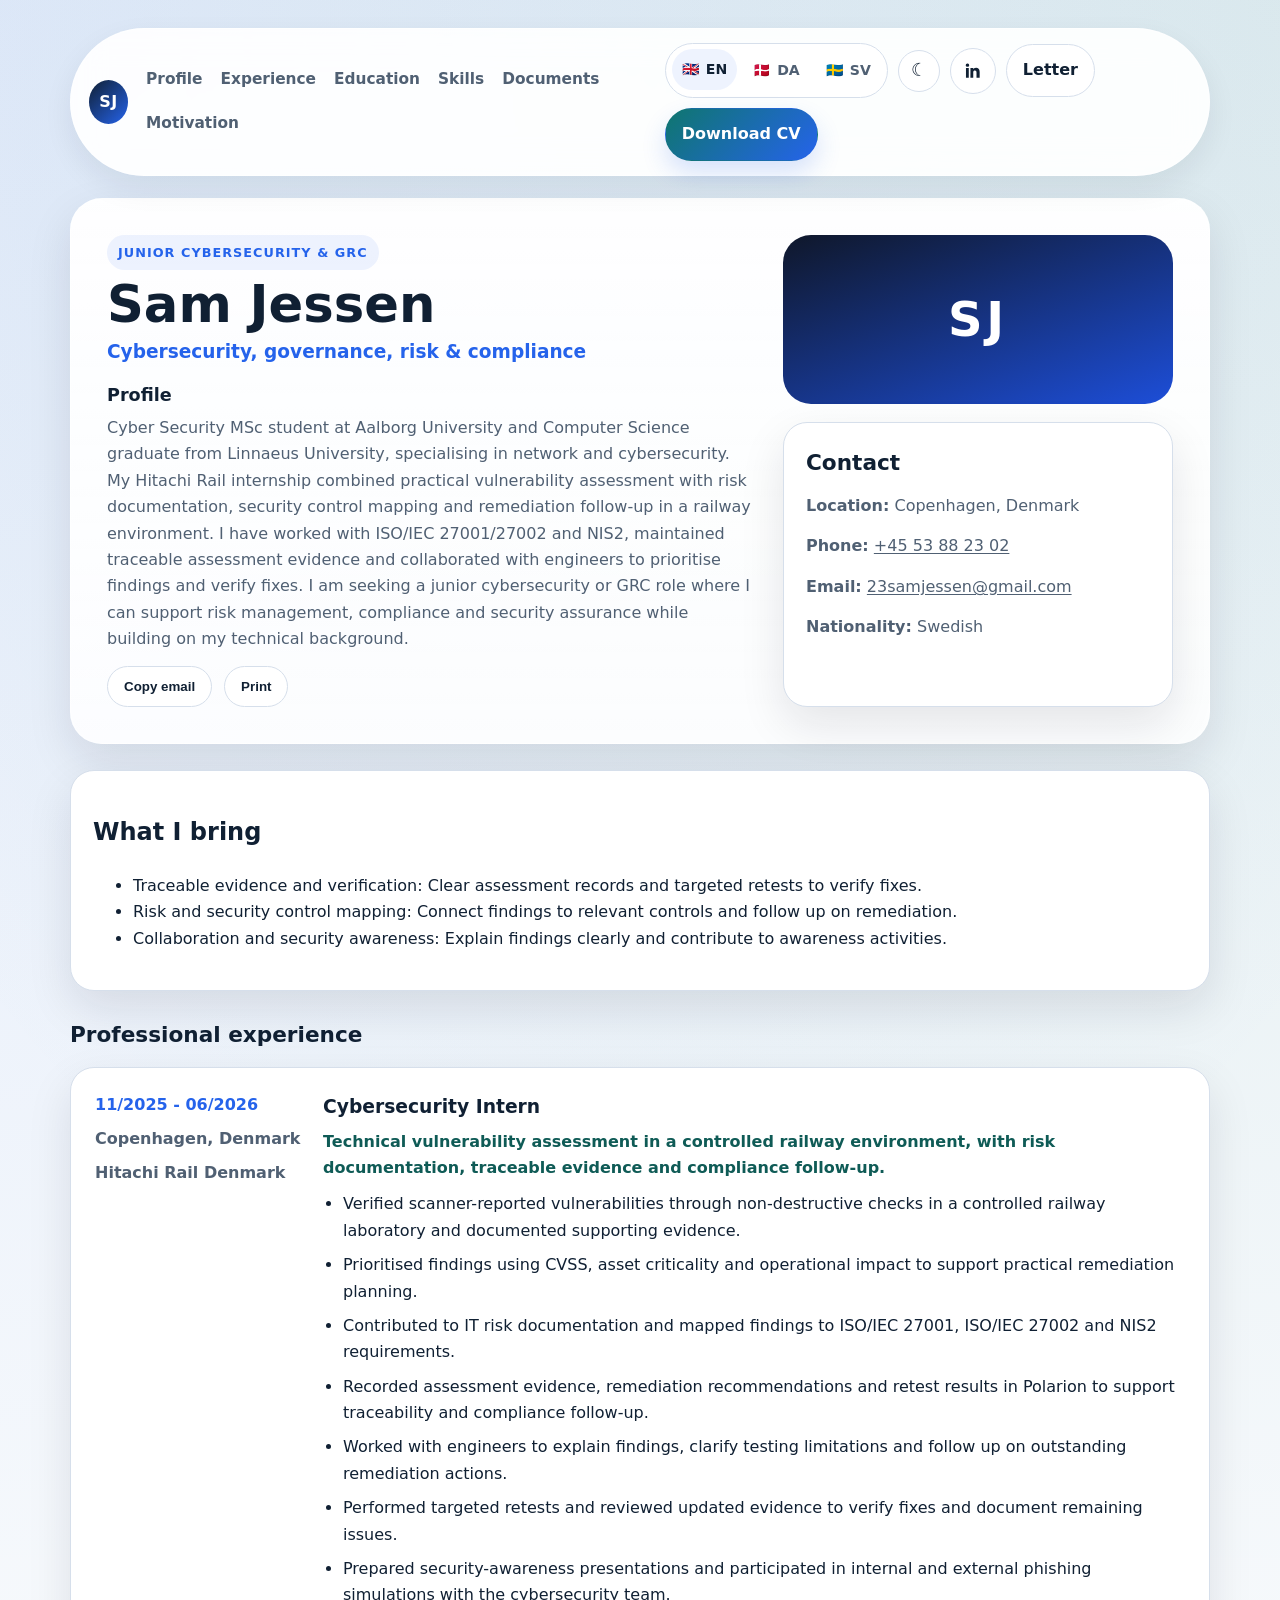
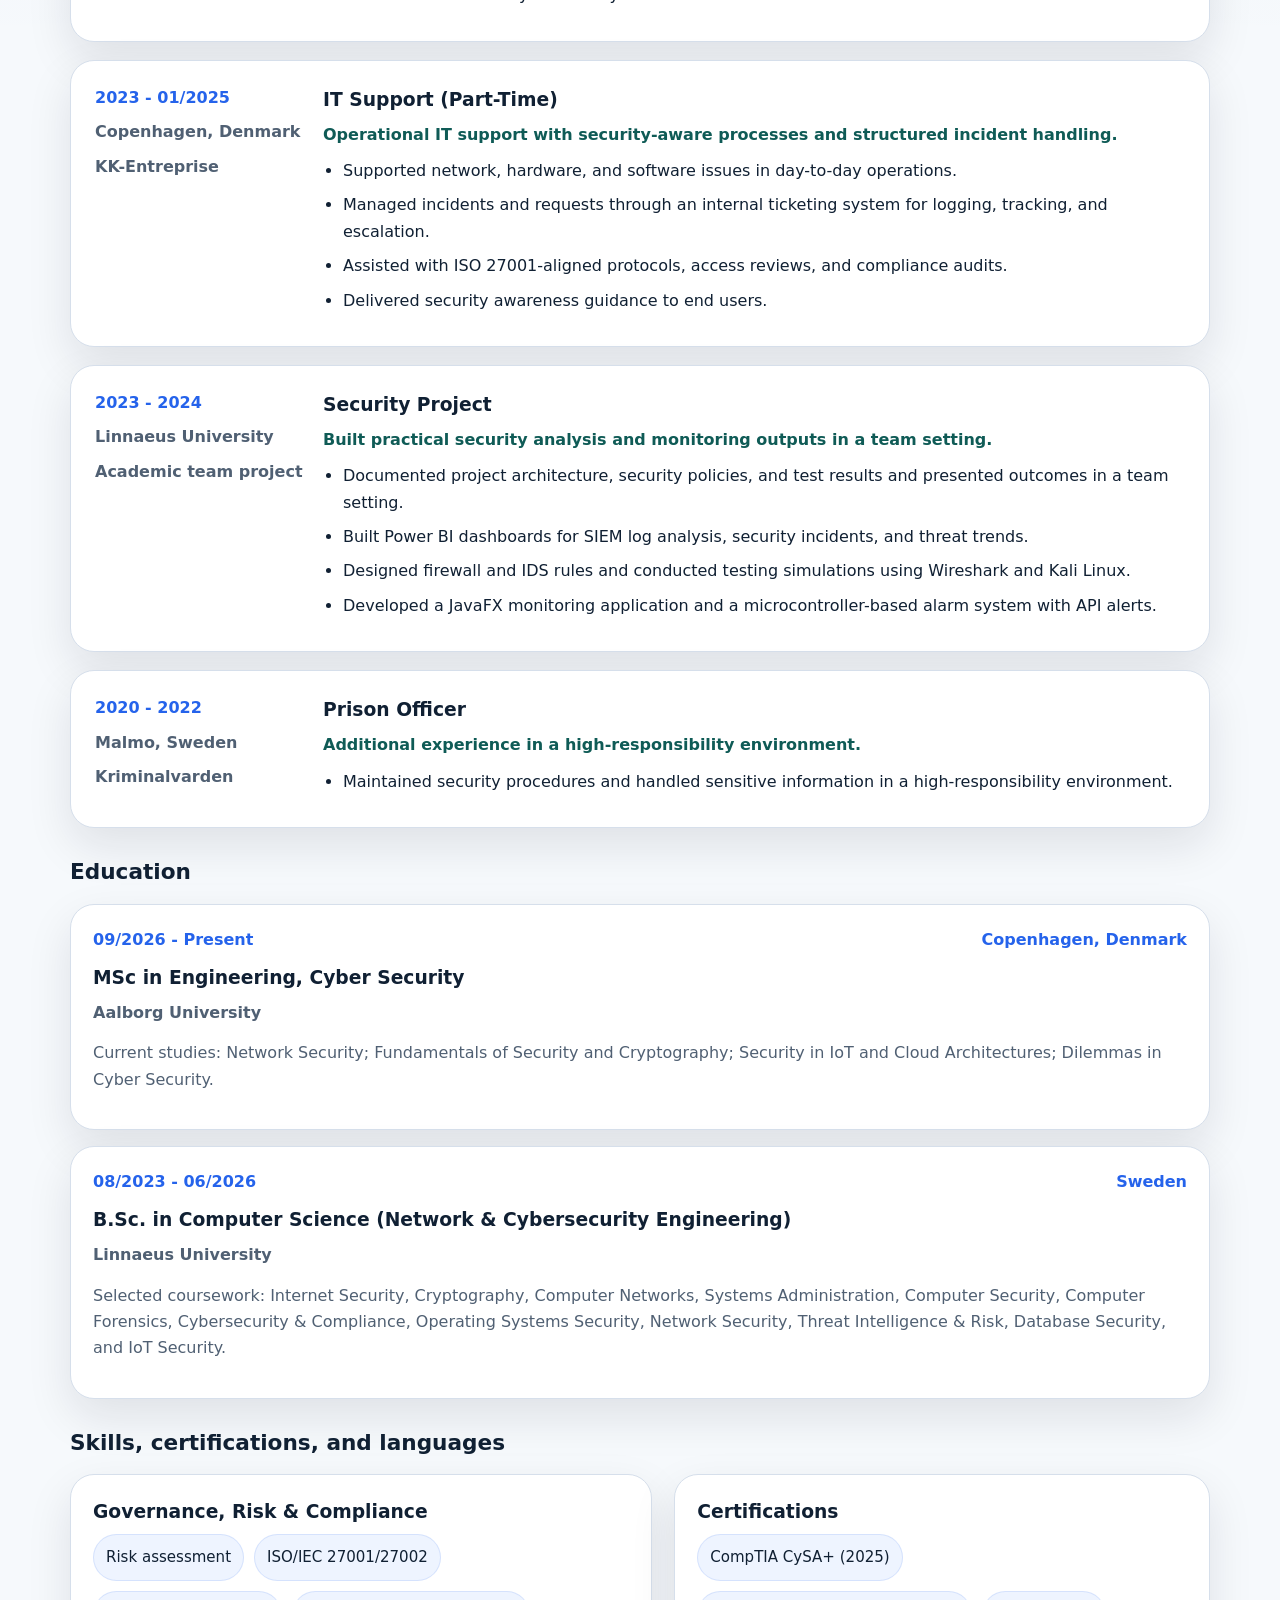
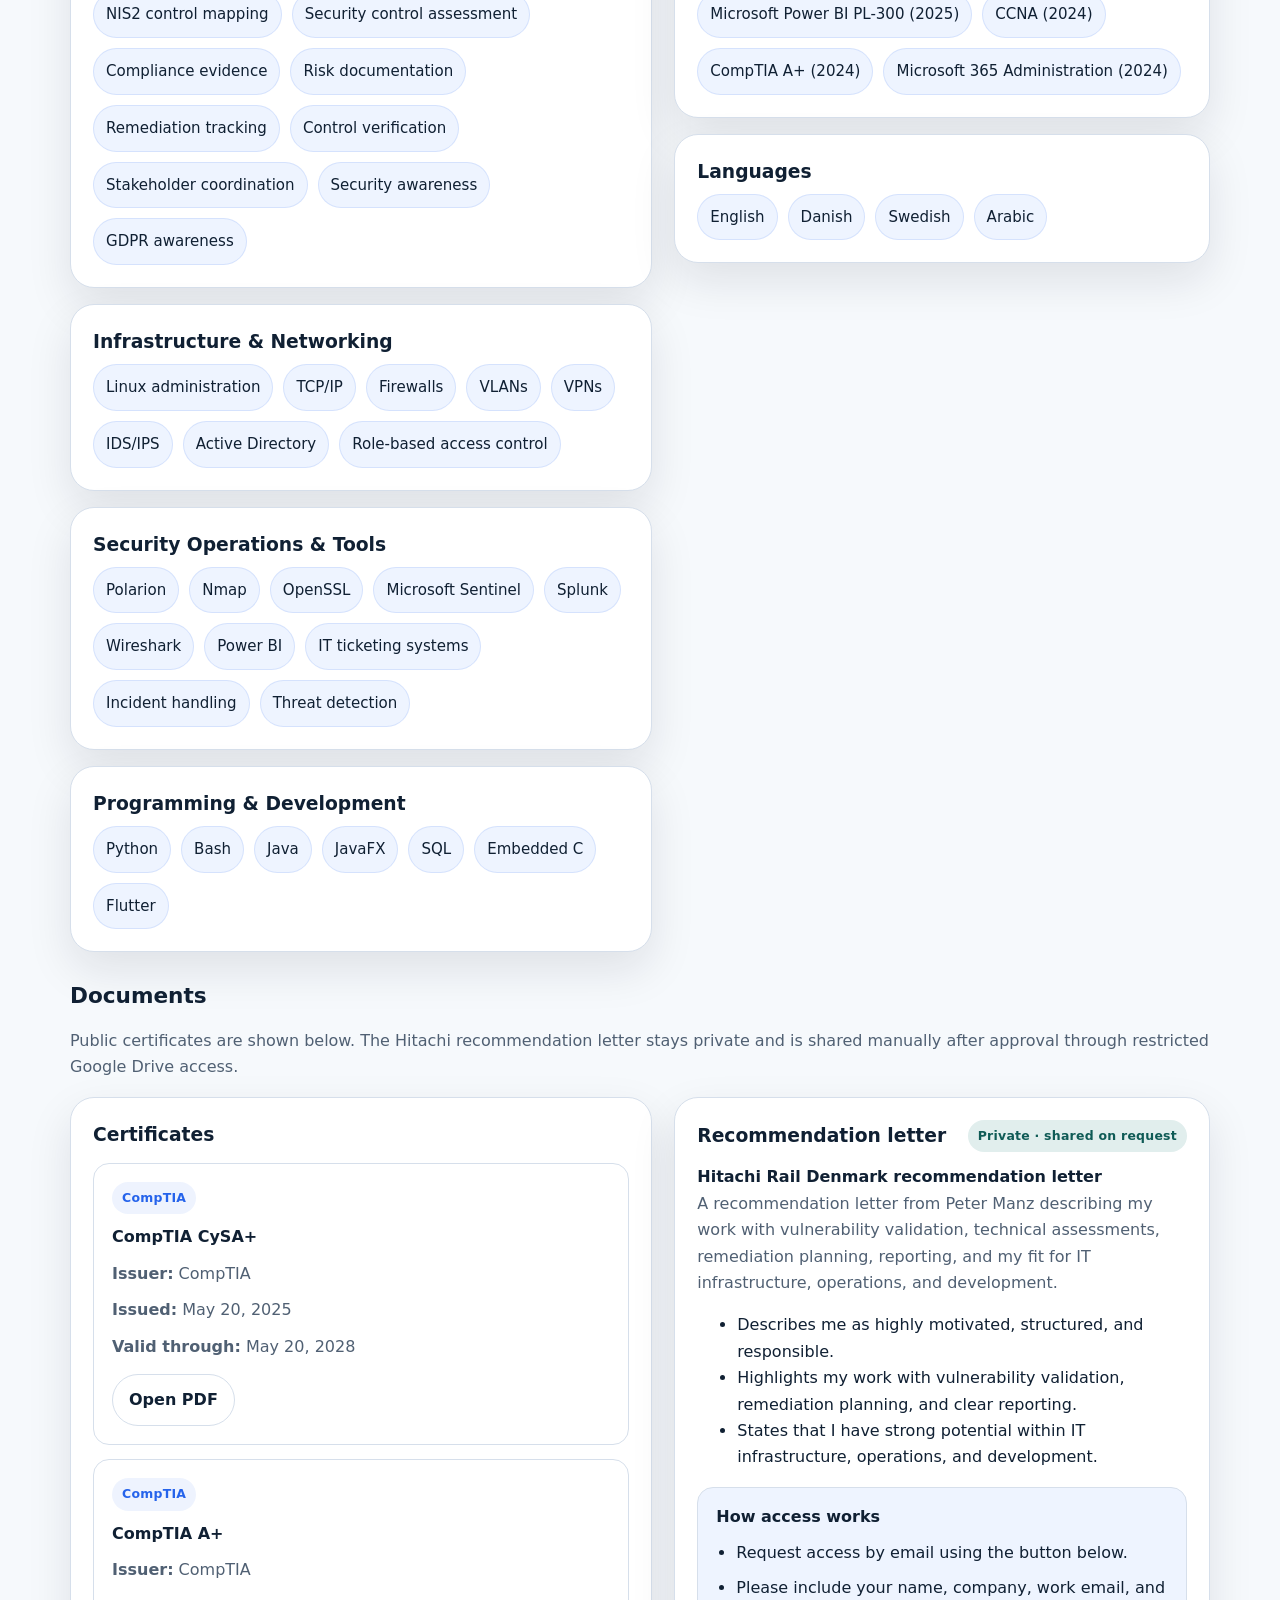
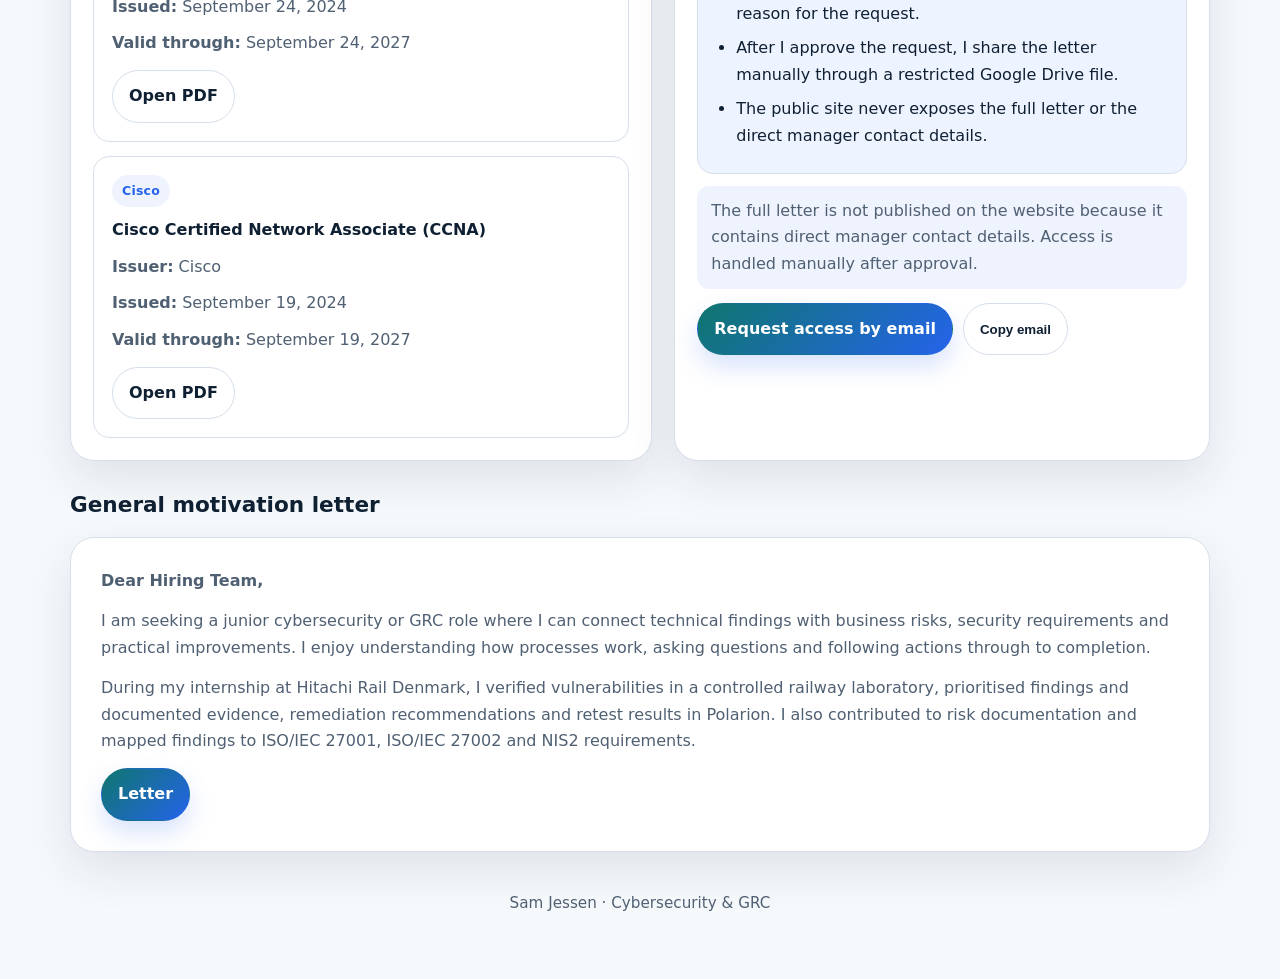
<file: index.html>
<!DOCTYPE html>
<html lang="en">
<head>
  <meta charset="UTF-8" />
  <meta name="viewport" content="width=device-width, initial-scale=1.0" />
  <meta name="description" content="Sam Jessen — Cyber Security MSc student with Hitachi Rail experience in vulnerability assessment, risk documentation, control mapping and remediation follow-up." />
  <title>Sam Jessen | Cybersecurity &amp; GRC</title>
  <link rel="icon" href="./assets/favicon.svg" type="image/svg+xml" />
  <link rel="stylesheet" href="./src/css/main.css?v=20261126-grc" />
  <link rel="alternate" hreflang="en" href="./index.html" />
  <link rel="alternate" hreflang="da" href="./da/index.html" />
  <link rel="alternate" hreflang="sv" href="./sv/index.html" />
  <link rel="alternate" hreflang="x-default" href="./index.html" />
  <script type="application/ld+json">{"@context": "https://schema.org", "@type": "Person", "name": "Sam Jessen", "jobTitle": "Junior cybersecurity & GRC", "email": "mailto:23samjessen@gmail.com", "telephone": "+45 53 88 23 02", "address": {"@type": "PostalAddress", "addressLocality": "Copenhagen, Denmark", "addressCountry": "DK"}, "url": "./index.html"}</script>
</head>
<body data-letter-href="./motivation-letter.html">
  <div class="site-shell">
    <header class="topbar">
      <a class="brand" href="./index.html">SJ</a>
      <nav class="nav" aria-label="Primary navigation">
        <a href="#about">Profile</a>
        <a href="#experience">Experience</a>
        <a href="#education">Education</a>
        <a href="#skills">Skills</a>
        <a href="#documents">Documents</a>
        <a href="#motivation">Motivation</a>
      </nav>

      <div class="topbar-actions">
        <div class="lang-switcher" aria-label="Language switcher">
          <a class="lang-link is-active" data-lang="en" href="./index.html"><span aria-hidden="true">🇬🇧</span><span>EN</span></a>
<a class="lang-link " data-lang="da" href="./da/index.html"><span aria-hidden="true">🇩🇰</span><span>DA</span></a>
<a class="lang-link " data-lang="sv" href="./sv/index.html"><span aria-hidden="true">🇸🇪</span><span>SV</span></a>
        </div>
        <button class="theme-toggle" type="button" aria-label="Theme">☾</button>
        <a
          class="linkedin-link"
          href="https://www.linkedin.com/in/samjessen-a-938572b4/"
          target="_blank"
          rel="noopener noreferrer"
          aria-label="LinkedIn profile"
          title="LinkedIn"
        >
          <svg viewBox="0 0 24 24" aria-hidden="true">
            <path d="M6.94 8.5H3.56V20h3.38V8.5zM5.25 3A2.01 2.01 0 0 0 3.24 5.01 2 2 0 0 0 5.22 7a2.01 2.01 0 1 0 .03-4zM20 13.08c0-3.47-1.85-5.08-4.32-5.08-1.99 0-2.88 1.09-3.38 1.86V8.5H8.94c.04.9 0 11.5 0 11.5h3.36v-6.42c0-.34.02-.68.12-.92.27-.68.88-1.38 1.9-1.38 1.34 0 1.88 1.02 1.88 2.52V20H20v-6.92z"/>
          </svg>
        </a>
        <a class="btn btn-secondary" href="./motivation-letter.html">Letter</a>
        <a class="btn btn-primary" href="./assets/sam-jessen-cv.pdf?v=20261126-grc" download>Download CV</a>
      </div>
    </header>

    <main id="app" data-page="cv"></main>

    <footer class="footer">
      <p>Sam Jessen · Cybersecurity &amp; GRC</p>
    </footer>
  </div>

  <script type="module" src="./src/js/app.js?v=20261126-grc"></script>
  <!-- Cloudflare Web Analytics -->
  <script defer src="https://static.cloudflareinsights.com/beacon.min.js" data-cf-beacon='{"token": "83ba0d1129184ee4b13054f40157b5ac"}'></script>
</body>
</html>
</file>
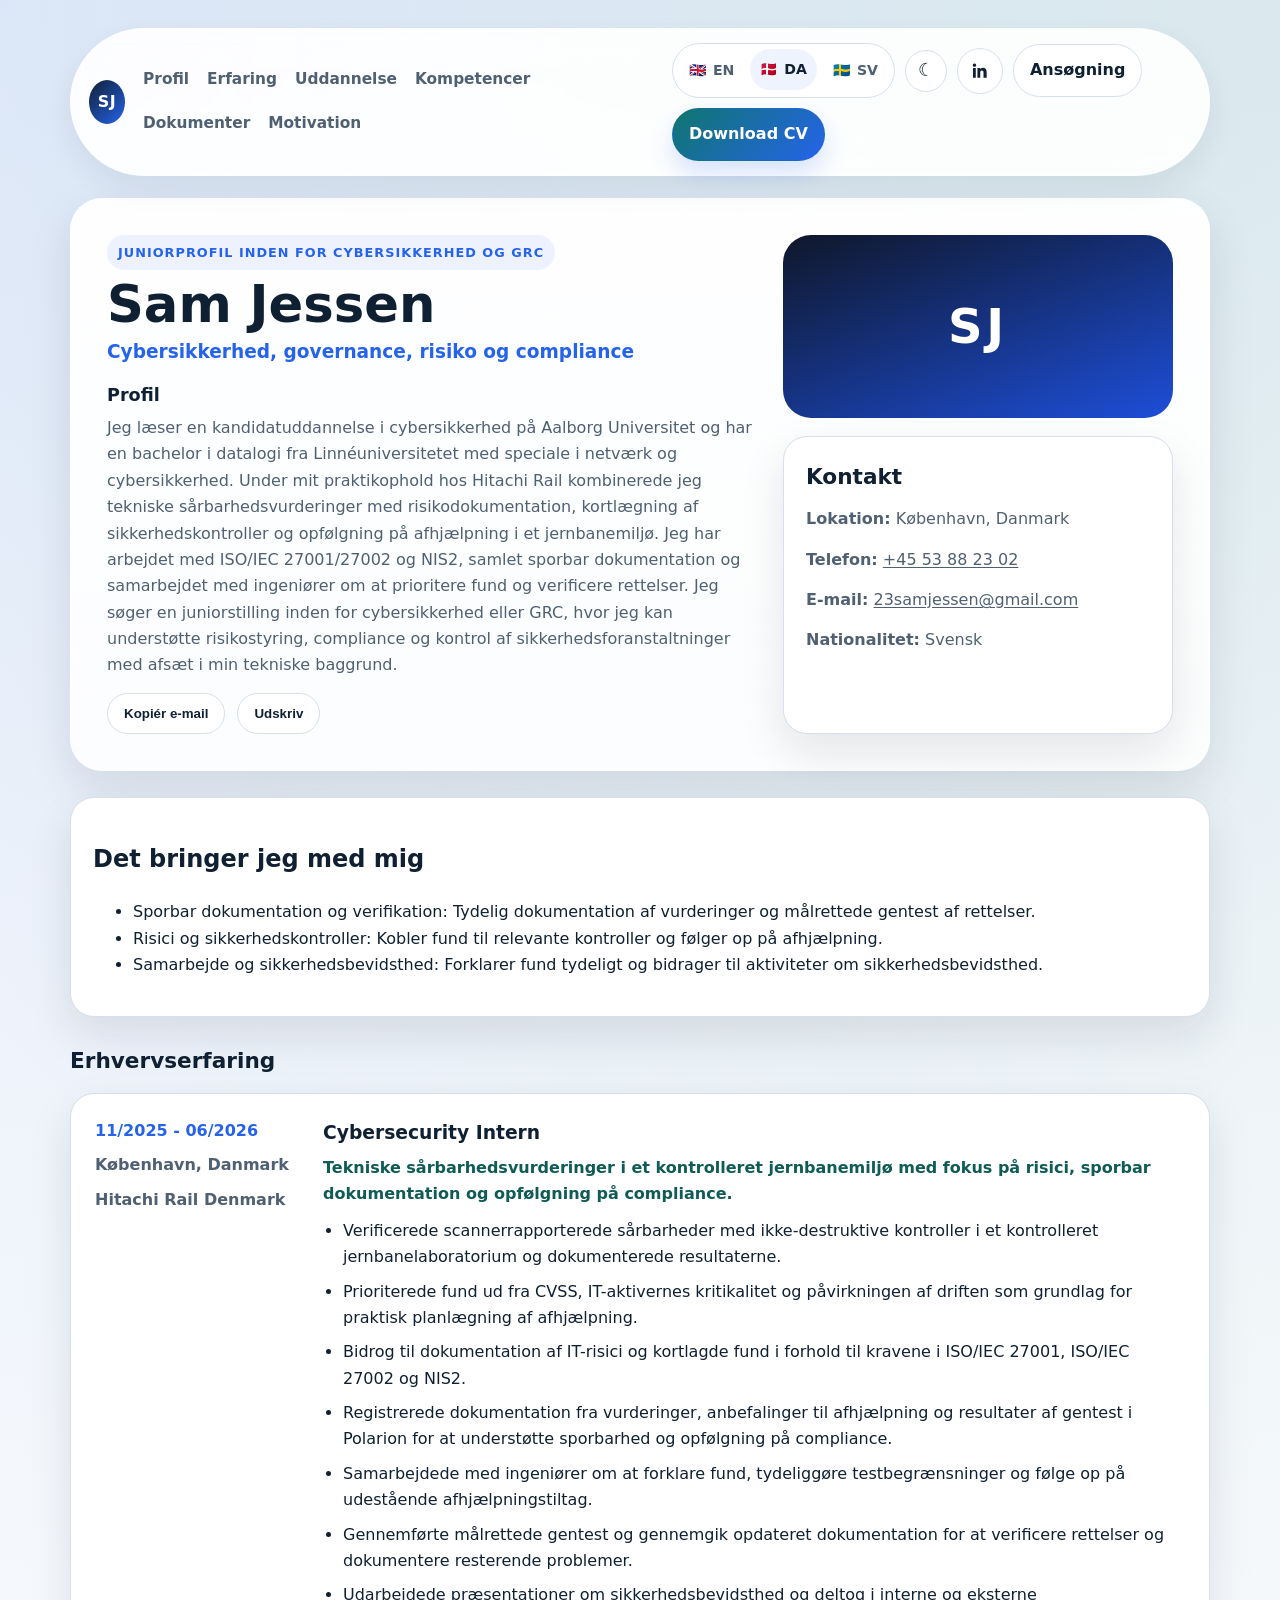
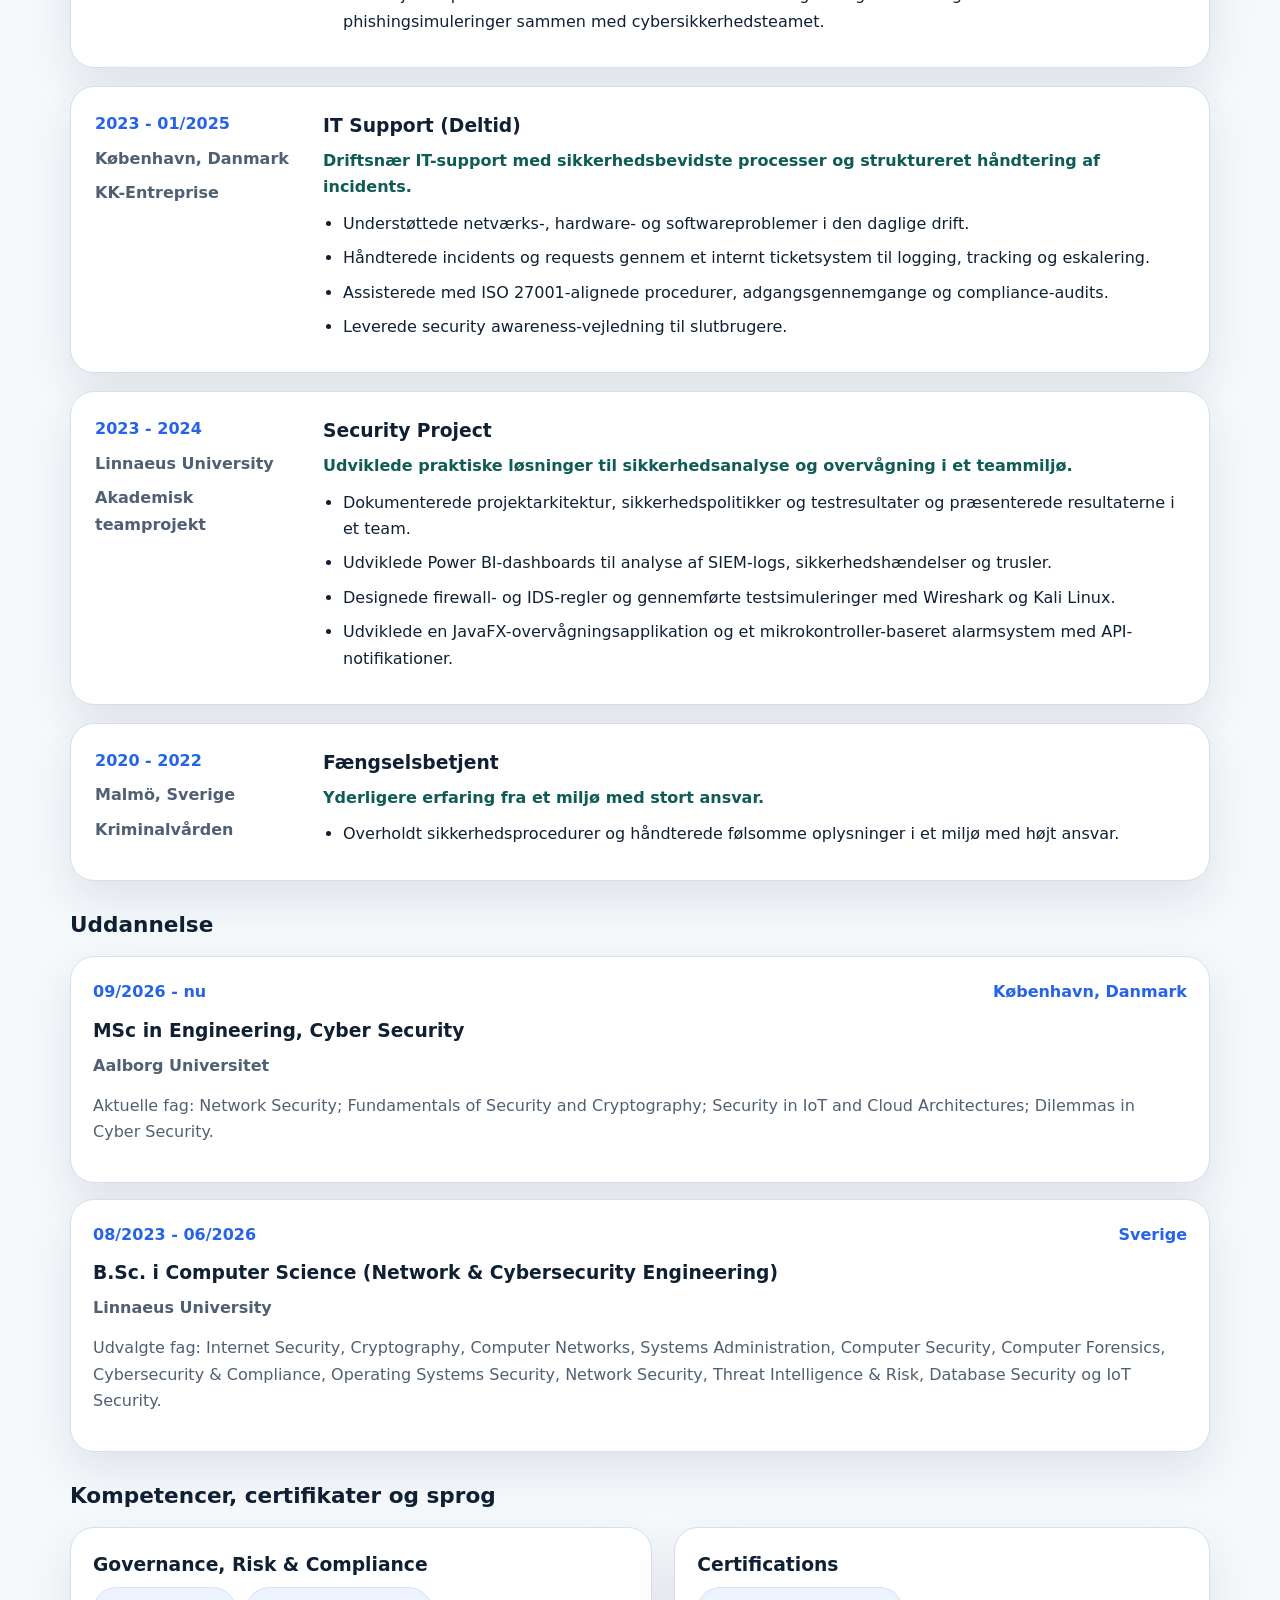
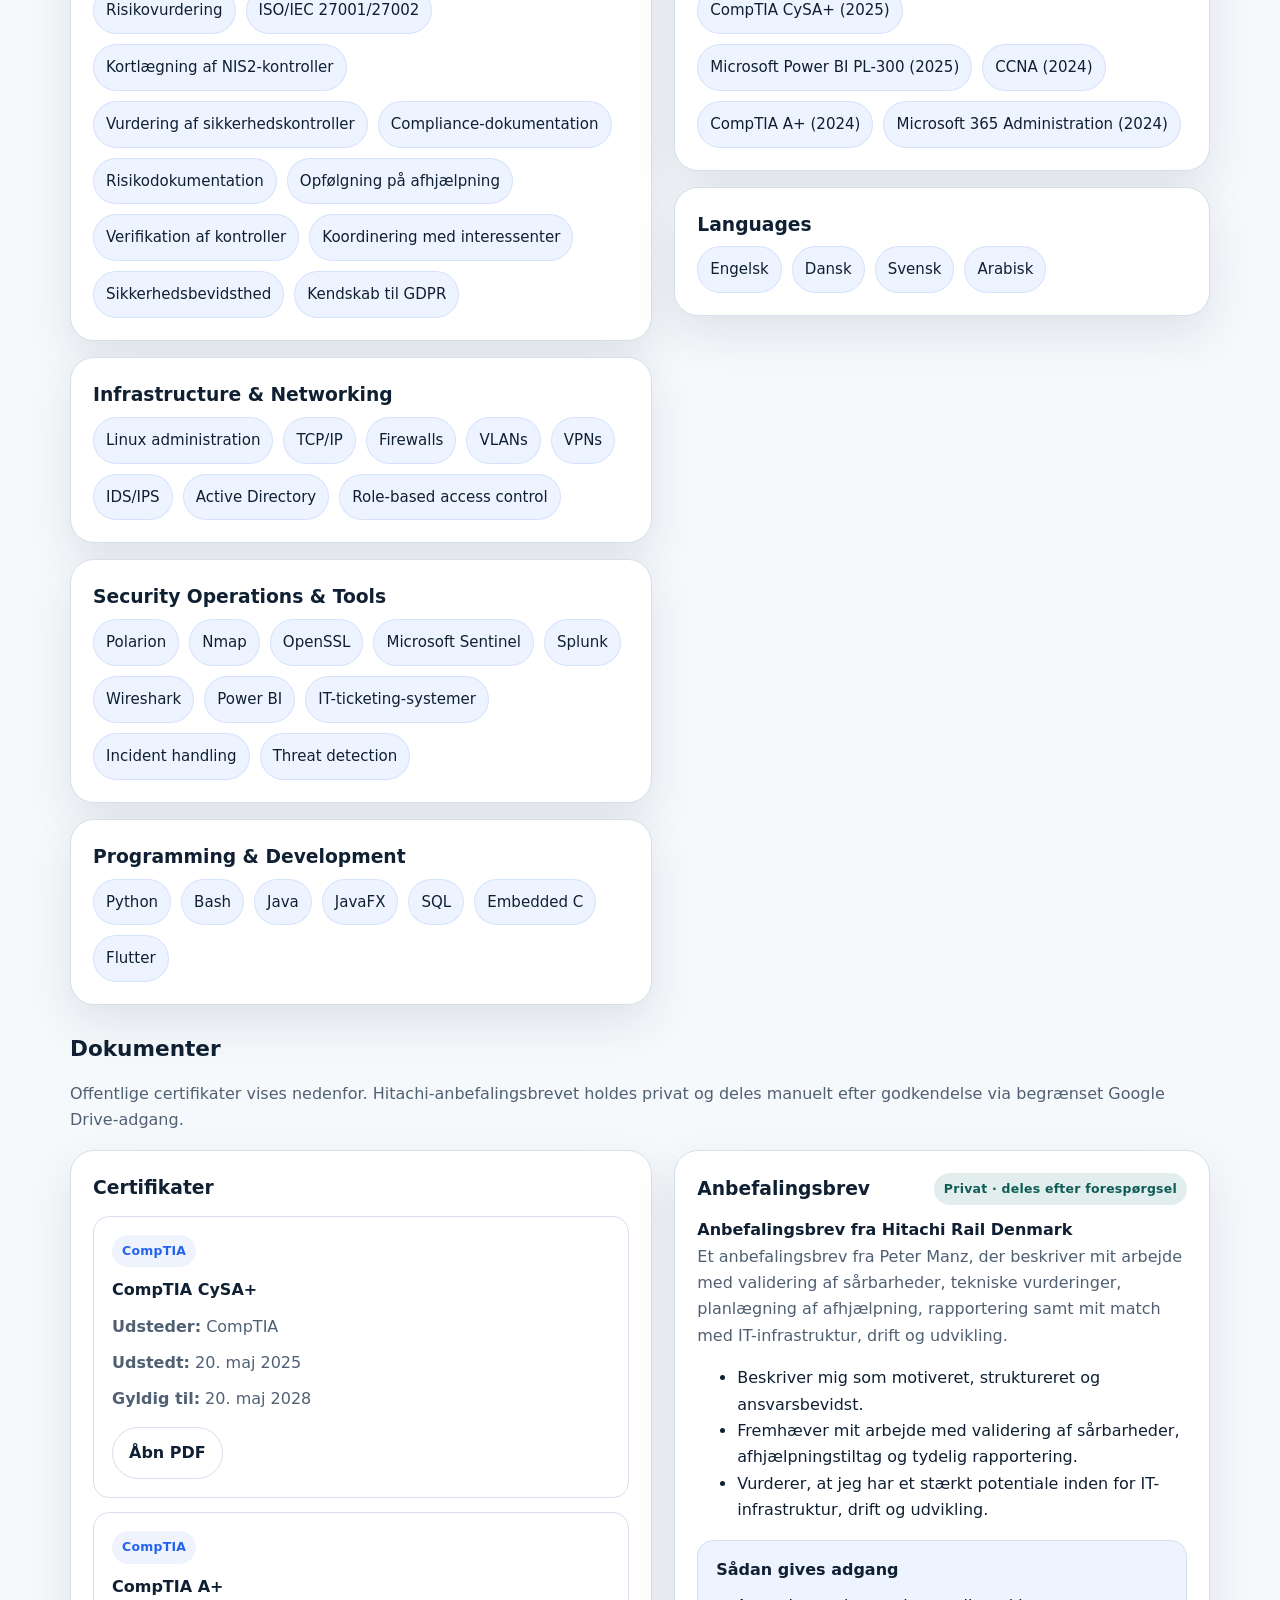
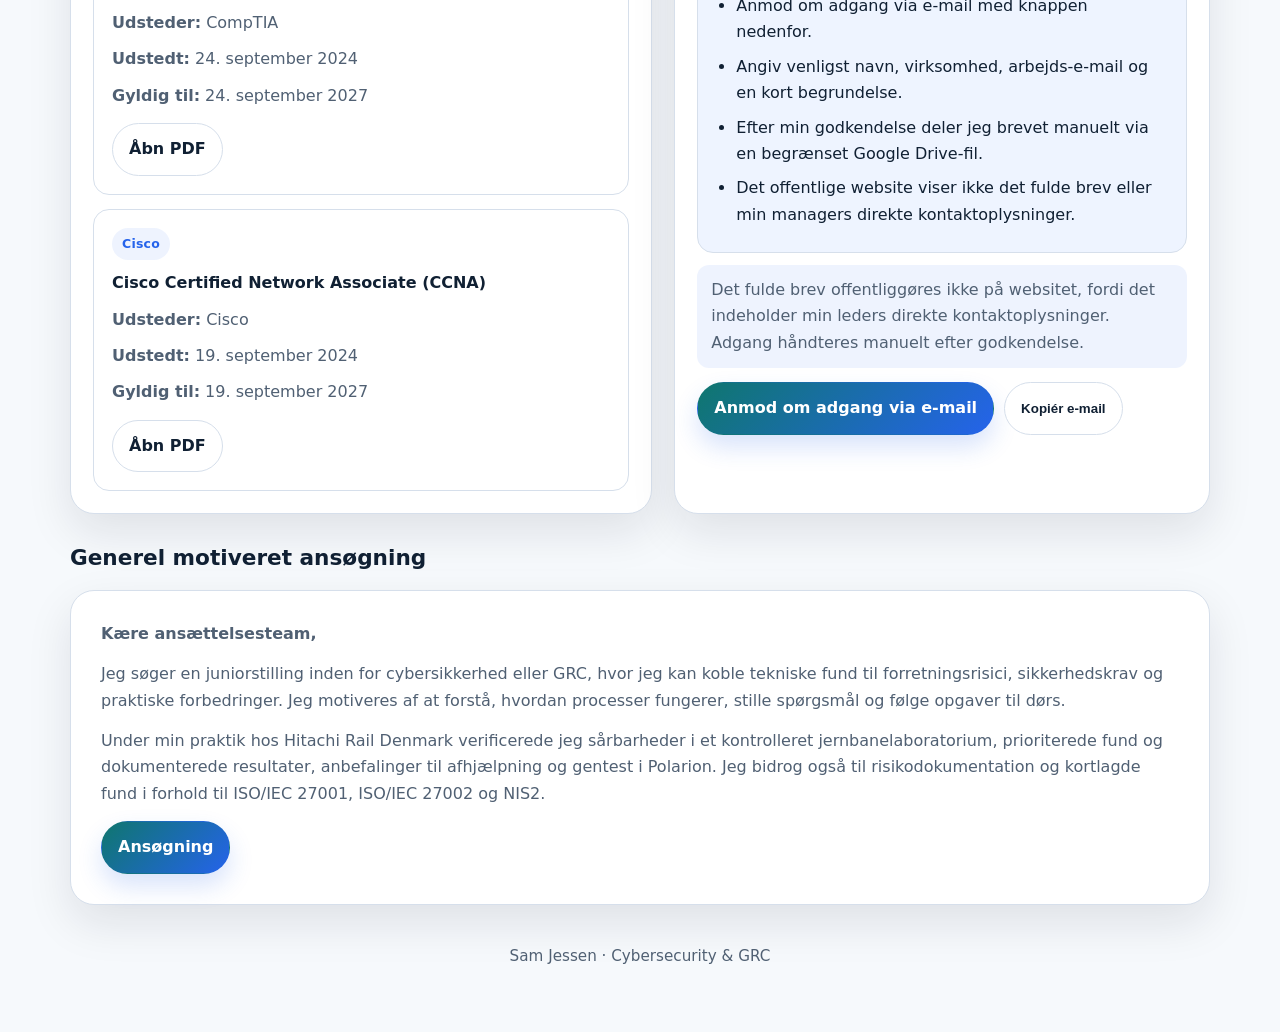
<file: da/index.html>
<!DOCTYPE html>
<html lang="da">
<head>
  <meta charset="UTF-8" />
  <meta name="viewport" content="width=device-width, initial-scale=1.0" />
  <meta name="description" content="Sam Jessen — kandidatstuderende i cybersikkerhed med erfaring fra Hitachi Rail inden for sårbarhedsvurdering, risici, compliance og opfølgning på afhjælpning." />
  <title>Sam Jessen | Cybersecurity &amp; GRC</title>
  <link rel="icon" href="../assets/favicon.svg" type="image/svg+xml" />
  <link rel="stylesheet" href="../src/css/main.css?v=20261126-grc" />
  <link rel="alternate" hreflang="en" href="../index.html" />
  <link rel="alternate" hreflang="da" href="./index.html" />
  <link rel="alternate" hreflang="sv" href="../sv/index.html" />
  <link rel="alternate" hreflang="x-default" href="../index.html" />
  <script type="application/ld+json">{"@context": "https://schema.org", "@type": "Person", "name": "Sam Jessen", "jobTitle": "Juniorprofil inden for cybersikkerhed og GRC", "email": "mailto:23samjessen@gmail.com", "telephone": "+45 53 88 23 02", "address": {"@type": "PostalAddress", "addressLocality": "København, Danmark", "addressCountry": "DK"}, "url": "../index.html"}</script>
</head>
<body data-letter-href="./motivation-letter.html">
  <div class="site-shell">
    <header class="topbar">
      <a class="brand" href="./index.html">SJ</a>
      <nav class="nav" aria-label="Primary navigation">
        <a href="#about">Profil</a>
        <a href="#experience">Erfaring</a>
        <a href="#education">Uddannelse</a>
        <a href="#skills">Kompetencer</a>
        <a href="#documents">Dokumenter</a>
        <a href="#motivation">Motivation</a>
      </nav>

      <div class="topbar-actions">
        <div class="lang-switcher" aria-label="Language switcher">
          <a class="lang-link" data-lang="en" href="../index.html"><span aria-hidden="true">🇬🇧</span><span>EN</span></a>
          <a class="lang-link is-active" data-lang="da" href="./index.html"><span aria-hidden="true">🇩🇰</span><span>DA</span></a>
          <a class="lang-link" data-lang="sv" href="../sv/index.html"><span aria-hidden="true">🇸🇪</span><span>SV</span></a>
        </div>
        <button class="theme-toggle" type="button" aria-label="Tema">☾</button>
        <a
          class="linkedin-link"
          href="https://www.linkedin.com/in/samjessen-a-938572b4/"
          target="_blank"
          rel="noopener noreferrer"
          aria-label="LinkedIn profile"
          title="LinkedIn"
        >
          <svg viewBox="0 0 24 24" aria-hidden="true">
            <path d="M6.94 8.5H3.56V20h3.38V8.5zM5.25 3A2.01 2.01 0 0 0 3.24 5.01 2 2 0 0 0 5.22 7a2.01 2.01 0 1 0 .03-4zM20 13.08c0-3.47-1.85-5.08-4.32-5.08-1.99 0-2.88 1.09-3.38 1.86V8.5H8.94c.04.9 0 11.5 0 11.5h3.36v-6.42c0-.34.02-.68.12-.92.27-.68.88-1.38 1.9-1.38 1.34 0 1.88 1.02 1.88 2.52V20H20v-6.92z"/>
          </svg>
        </a>
        <a class="btn btn-secondary" href="./motivation-letter.html">Ansøgning</a>
        <a class="btn btn-primary" href="../assets/sam-jessen-cv.pdf?v=20261126-grc" download>Download CV</a>
      </div>
    </header>

    <main id="app" data-page="cv"></main>

    <footer class="footer">
      <p>Sam Jessen · Cybersecurity &amp; GRC</p>
    </footer>
  </div>

  <script type="module" src="../src/js/app.js?v=20261126-grc"></script>
  <!-- Cloudflare Web Analytics -->
  <script defer src="https://static.cloudflareinsights.com/beacon.min.js" data-cf-beacon='{"token": "83ba0d1129184ee4b13054f40157b5ac"}'></script>
</body>
</html>
</file>
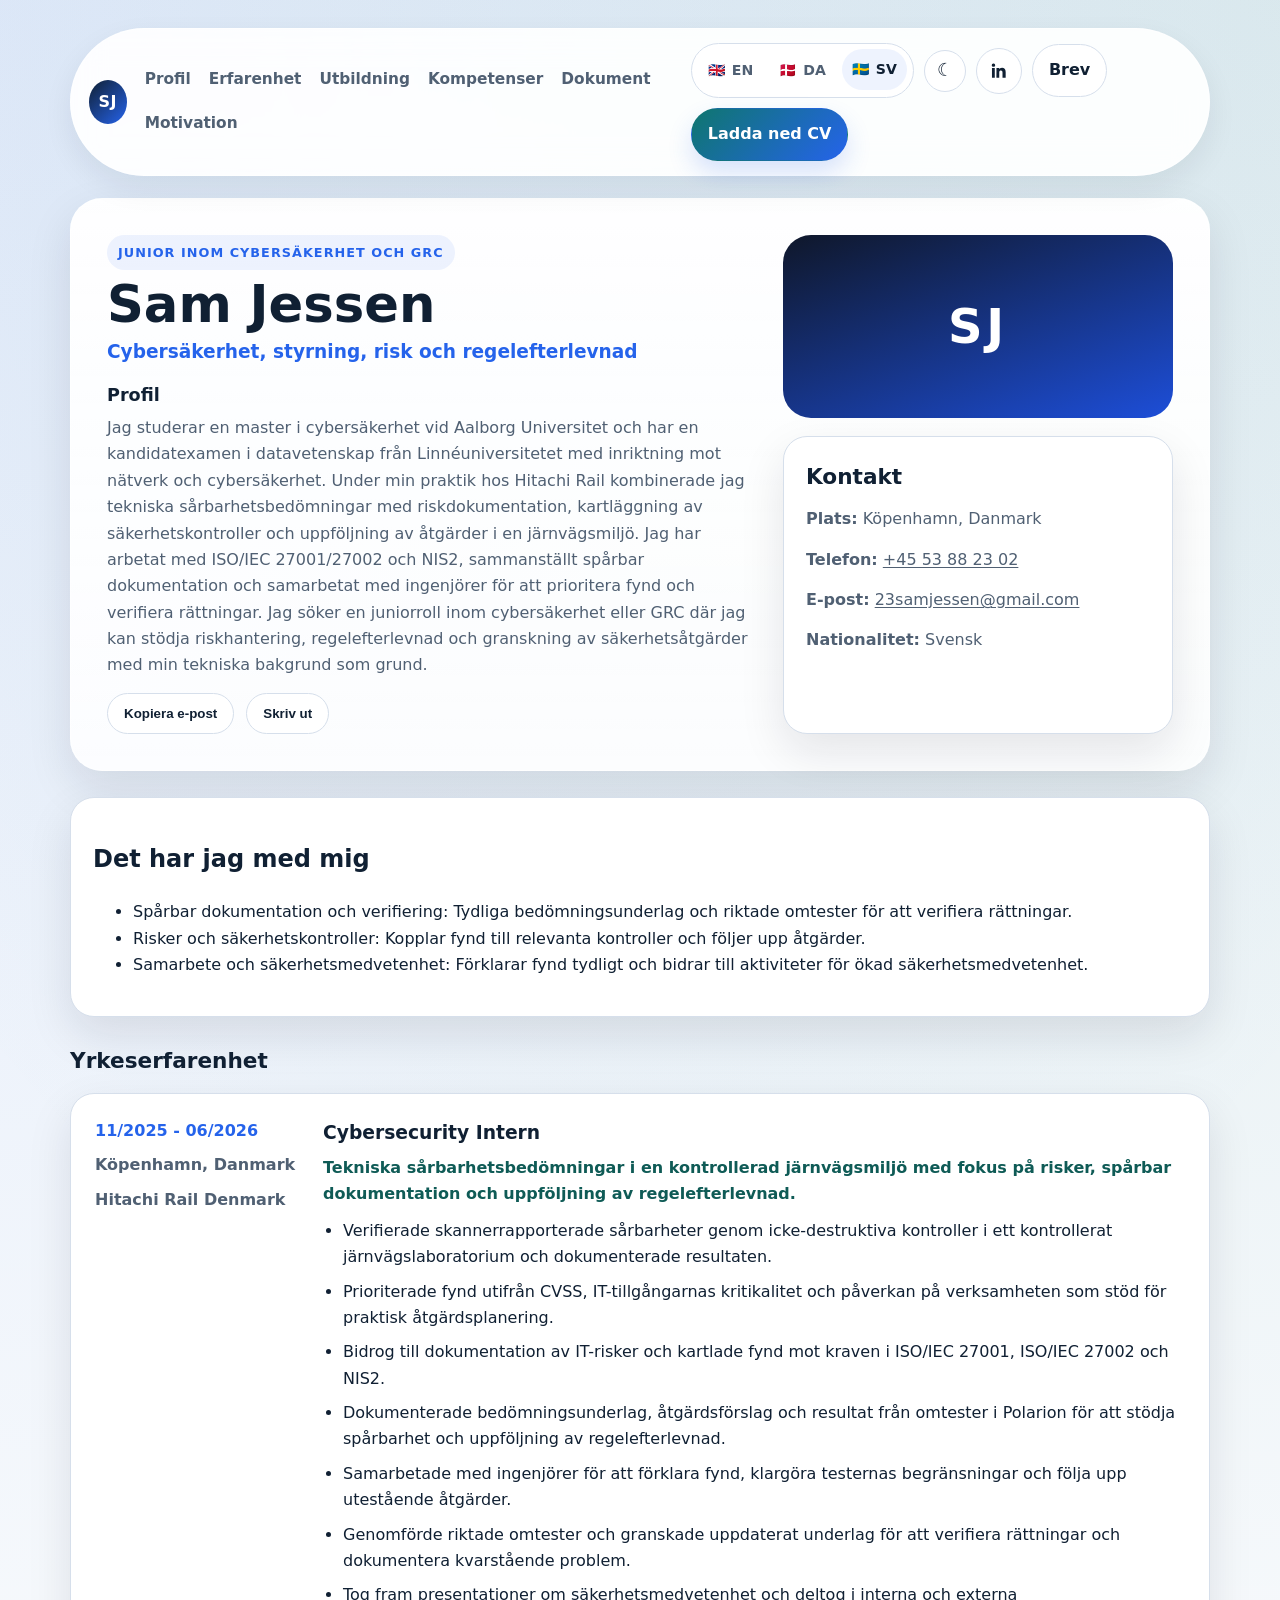
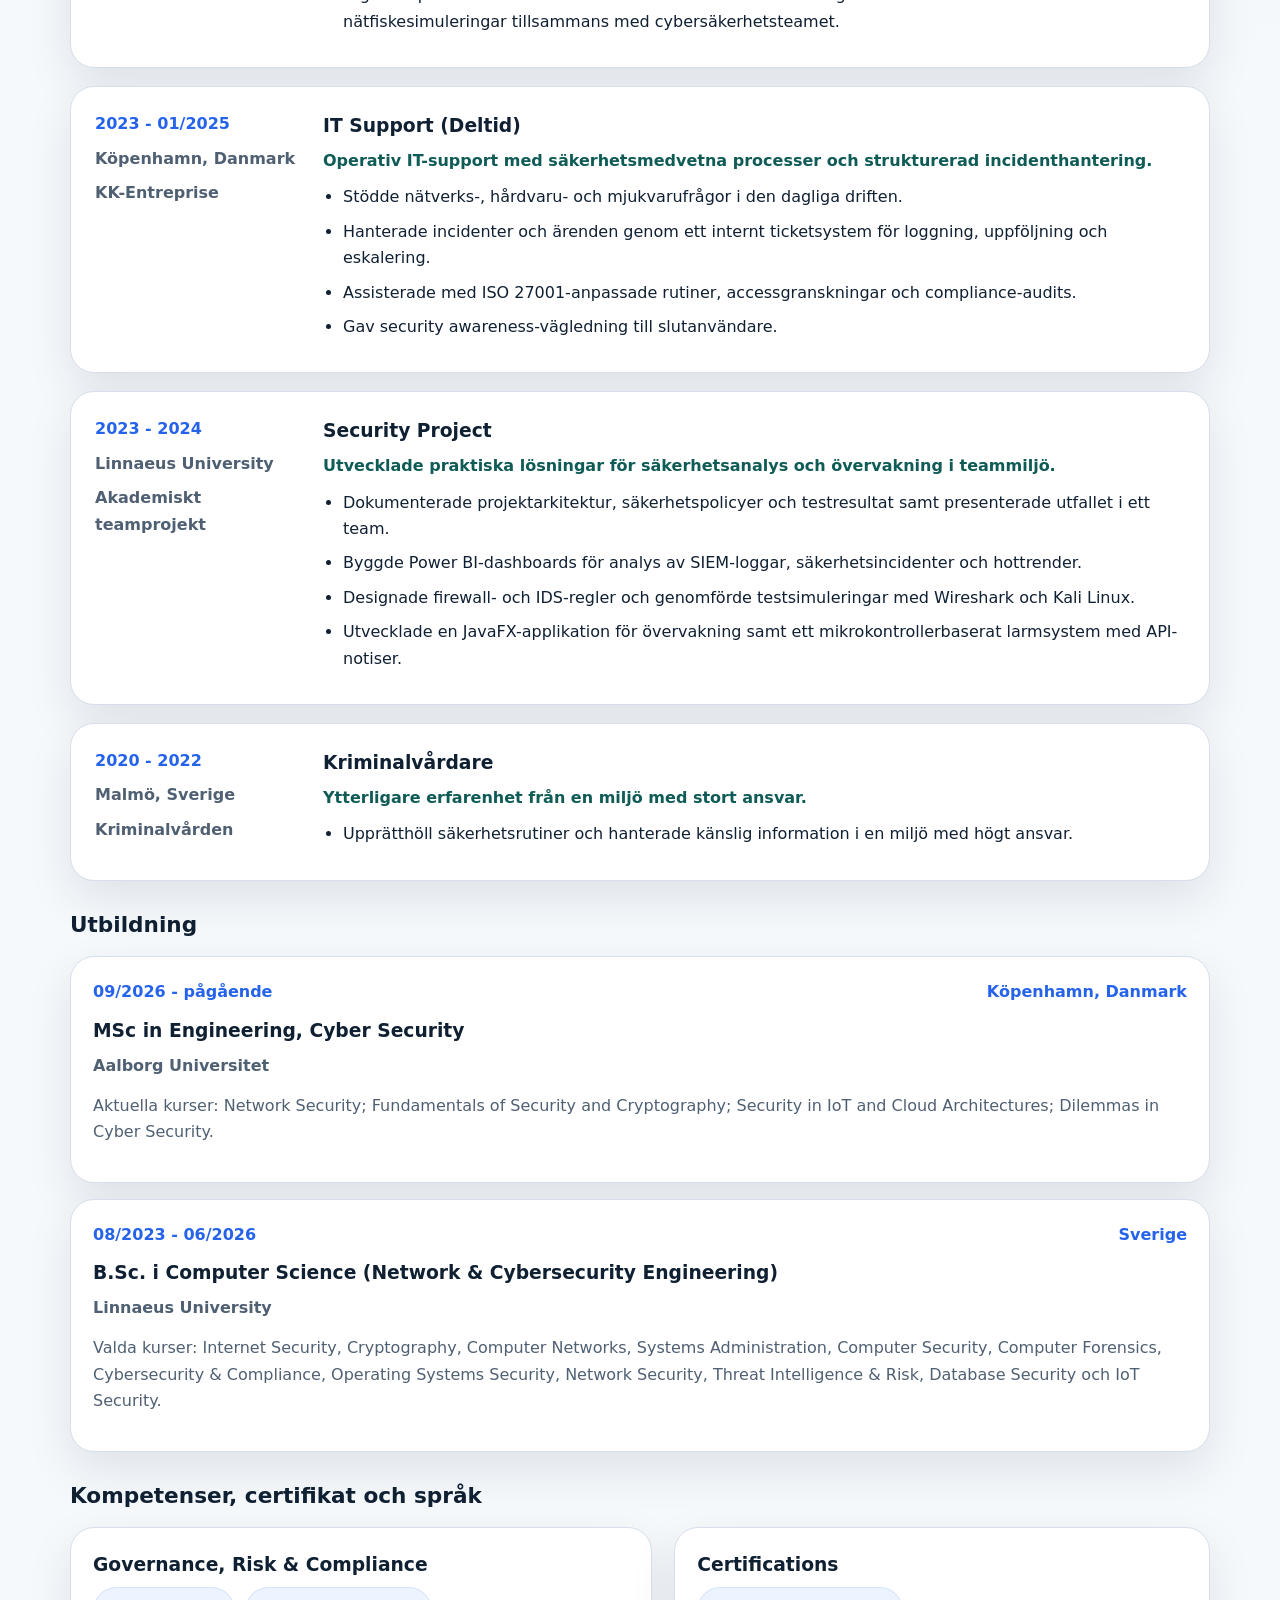
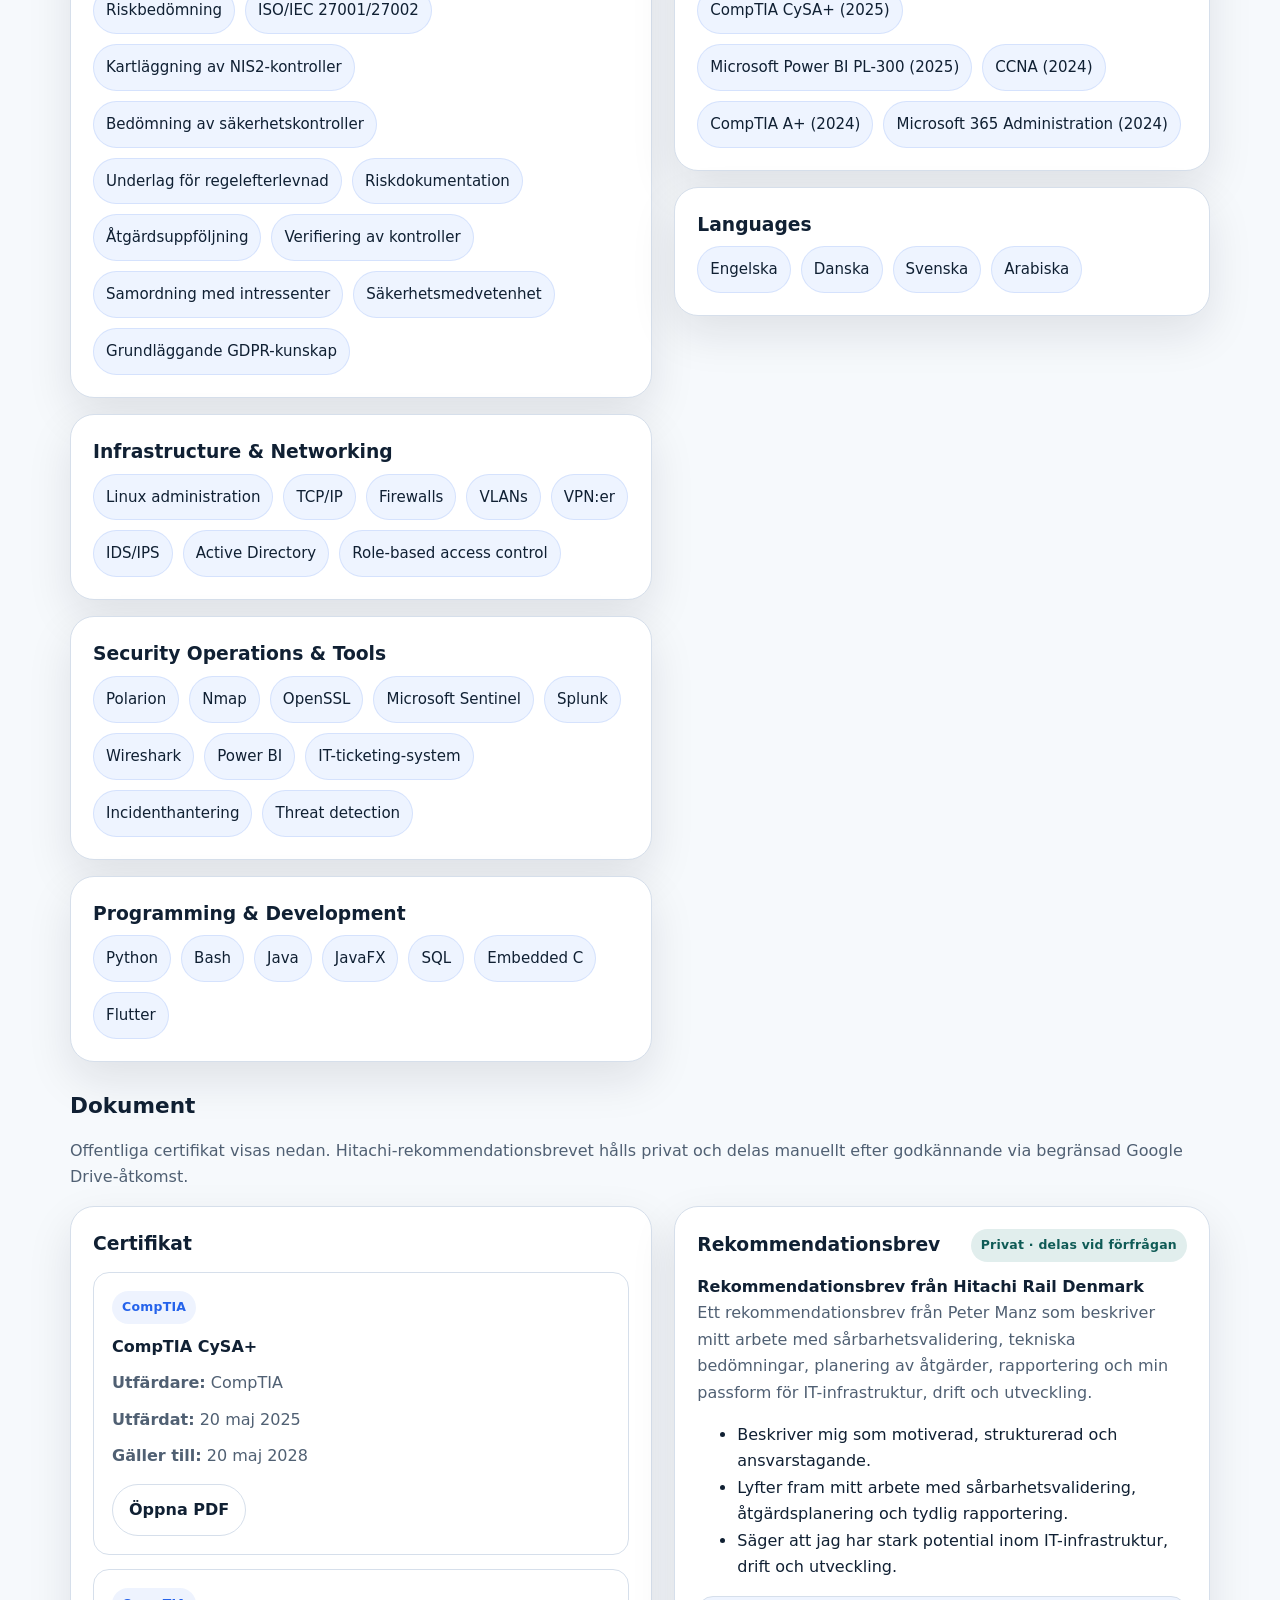
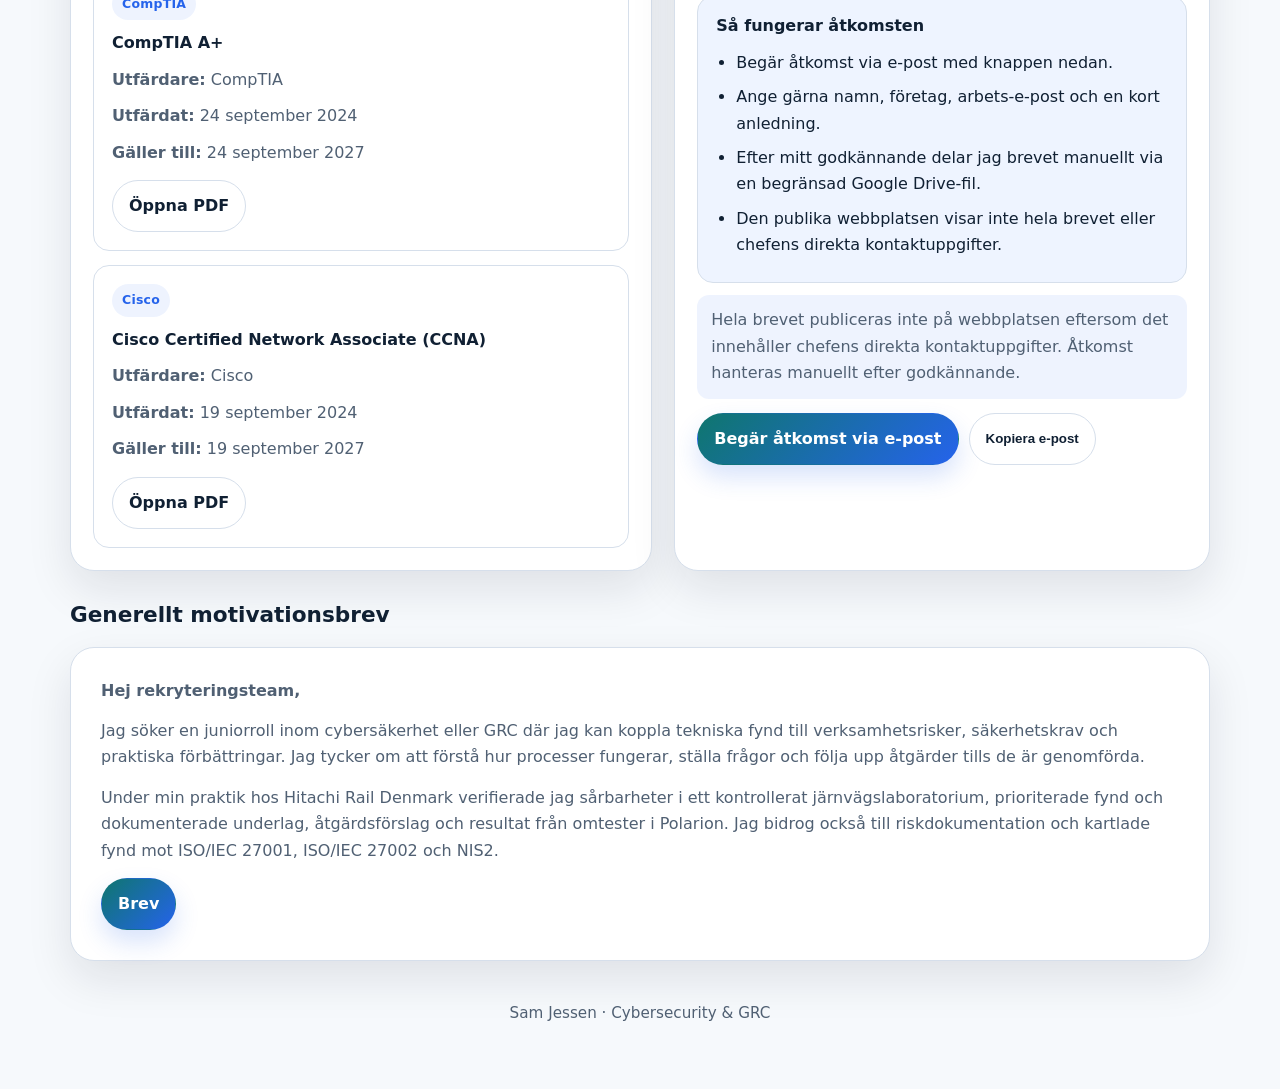
<file: sv/index.html>
<!DOCTYPE html>
<html lang="sv">
<head>
  <meta charset="UTF-8" />
  <meta name="viewport" content="width=device-width, initial-scale=1.0" />
  <meta name="description" content="Sam Jessen — masterstudent i cybersäkerhet med erfarenhet från Hitachi Rail inom sårbarhetsbedömning, risker, regelefterlevnad och åtgärdsuppföljning." />
  <title>Sam Jessen | Cybersecurity &amp; GRC</title>
  <link rel="icon" href="../assets/favicon.svg" type="image/svg+xml" />
  <link rel="stylesheet" href="../src/css/main.css?v=20261126-grc" />
  <link rel="alternate" hreflang="en" href="../index.html" />
  <link rel="alternate" hreflang="da" href="../da/index.html" />
  <link rel="alternate" hreflang="sv" href="./index.html" />
  <link rel="alternate" hreflang="x-default" href="../index.html" />
  <script type="application/ld+json">{"@context": "https://schema.org", "@type": "Person", "name": "Sam Jessen", "jobTitle": "Junior inom cybersäkerhet och GRC", "email": "mailto:23samjessen@gmail.com", "telephone": "+45 53 88 23 02", "address": {"@type": "PostalAddress", "addressLocality": "Köpenhamn, Danmark", "addressCountry": "DK"}, "url": "../index.html"}</script>
</head>
<body data-letter-href="./motivation-letter.html">
  <div class="site-shell">
    <header class="topbar">
      <a class="brand" href="./index.html">SJ</a>
      <nav class="nav" aria-label="Primary navigation">
        <a href="#about">Profil</a>
        <a href="#experience">Erfarenhet</a>
        <a href="#education">Utbildning</a>
        <a href="#skills">Kompetenser</a>
        <a href="#documents">Dokument</a>
        <a href="#motivation">Motivation</a>
      </nav>

      <div class="topbar-actions">
        <div class="lang-switcher" aria-label="Language switcher">
          <a class="lang-link" data-lang="en" href="../index.html"><span aria-hidden="true">🇬🇧</span><span>EN</span></a>
          <a class="lang-link" data-lang="da" href="../da/index.html"><span aria-hidden="true">🇩🇰</span><span>DA</span></a>
          <a class="lang-link is-active" data-lang="sv" href="./index.html"><span aria-hidden="true">🇸🇪</span><span>SV</span></a>
        </div>
        <button class="theme-toggle" type="button" aria-label="Tema">☾</button>
        <a
          class="linkedin-link"
          href="https://www.linkedin.com/in/samjessen-a-938572b4/"
          target="_blank"
          rel="noopener noreferrer"
          aria-label="LinkedIn profile"
          title="LinkedIn"
        >
          <svg viewBox="0 0 24 24" aria-hidden="true">
            <path d="M6.94 8.5H3.56V20h3.38V8.5zM5.25 3A2.01 2.01 0 0 0 3.24 5.01 2 2 0 0 0 5.22 7a2.01 2.01 0 1 0 .03-4zM20 13.08c0-3.47-1.85-5.08-4.32-5.08-1.99 0-2.88 1.09-3.38 1.86V8.5H8.94c.04.9 0 11.5 0 11.5h3.36v-6.42c0-.34.02-.68.12-.92.27-.68.88-1.38 1.9-1.38 1.34 0 1.88 1.02 1.88 2.52V20H20v-6.92z"/>
          </svg>
        </a>
        <a class="btn btn-secondary" href="./motivation-letter.html">Brev</a>
        <a class="btn btn-primary" href="../assets/sam-jessen-cv.pdf?v=20261126-grc" download>Ladda ned CV</a>
      </div>
    </header>

    <main id="app" data-page="cv"></main>

    <footer class="footer">
      <p>Sam Jessen · Cybersecurity &amp; GRC</p>
    </footer>
  </div>

  <script type="module" src="../src/js/app.js?v=20261126-grc"></script>
  <!-- Cloudflare Web Analytics -->
  <script defer src="https://static.cloudflareinsights.com/beacon.min.js" data-cf-beacon='{"token": "83ba0d1129184ee4b13054f40157b5ac"}'></script>
</body>
</html>
</file>
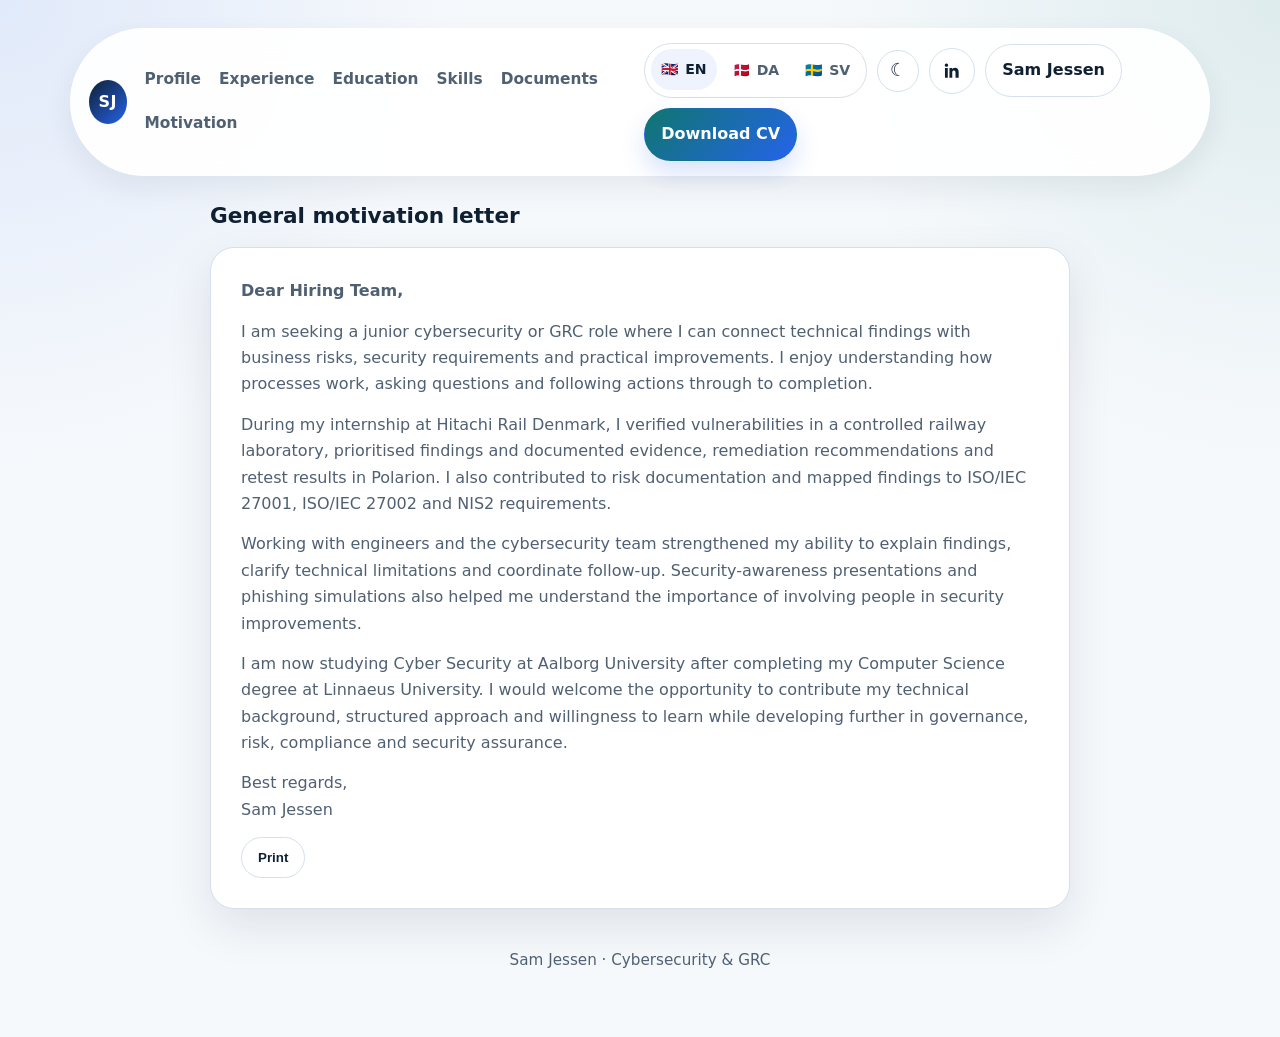
<file: motivation-letter.html>
<!DOCTYPE html>
<html lang="en">
<head>
  <meta charset="UTF-8" />
  <meta name="viewport" content="width=device-width, initial-scale=1.0" />
  <meta name="description" content="Sam Jessen — Cyber Security MSc student with Hitachi Rail experience in vulnerability assessment, risk documentation, control mapping and remediation follow-up." />
  <title>General motivation letter | Sam Jessen</title>
  <link rel="icon" href="./assets/favicon.svg" type="image/svg+xml" />
  <link rel="stylesheet" href="./src/css/main.css?v=20261126-grc" />
  <link rel="alternate" hreflang="en" href="./motivation-letter.html" />
  <link rel="alternate" hreflang="da" href="./da/motivation-letter.html" />
  <link rel="alternate" hreflang="sv" href="./sv/motivation-letter.html" />
  <link rel="alternate" hreflang="x-default" href="./motivation-letter.html" />
  
</head>
<body data-letter-href="">
  <div class="site-shell">
    <header class="topbar">
      <a class="brand" href="./index.html">SJ</a>
      <nav class="nav" aria-label="Primary navigation">
        <a href="./index.html#about">Profile</a>
        <a href="./index.html#experience">Experience</a>
        <a href="./index.html#education">Education</a>
        <a href="./index.html#skills">Skills</a>
        <a href="./index.html#documents">Documents</a>
        <a href="./index.html#motivation">Motivation</a>
      </nav>

      <div class="topbar-actions">
        <div class="lang-switcher" aria-label="Language switcher">
          <a class="lang-link is-active" data-lang="en" href="./motivation-letter.html"><span aria-hidden="true">🇬🇧</span><span>EN</span></a>
<a class="lang-link " data-lang="da" href="./da/motivation-letter.html"><span aria-hidden="true">🇩🇰</span><span>DA</span></a>
<a class="lang-link " data-lang="sv" href="./sv/motivation-letter.html"><span aria-hidden="true">🇸🇪</span><span>SV</span></a>
        </div>
        <button class="theme-toggle" type="button" aria-label="Theme">☾</button>
        <a
          class="linkedin-link"
          href="https://www.linkedin.com/in/samjessen-a-938572b4/"
          target="_blank"
          rel="noopener noreferrer"
          aria-label="LinkedIn profile"
          title="LinkedIn"
        >
          <svg viewBox="0 0 24 24" aria-hidden="true">
            <path d="M6.94 8.5H3.56V20h3.38V8.5zM5.25 3A2.01 2.01 0 0 0 3.24 5.01 2 2 0 0 0 5.22 7a2.01 2.01 0 1 0 .03-4zM20 13.08c0-3.47-1.85-5.08-4.32-5.08-1.99 0-2.88 1.09-3.38 1.86V8.5H8.94c.04.9 0 11.5 0 11.5h3.36v-6.42c0-.34.02-.68.12-.92.27-.68.88-1.38 1.9-1.38 1.34 0 1.88 1.02 1.88 2.52V20H20v-6.92z"/>
          </svg>
        </a>
        <a class="btn btn-secondary" href="./index.html">Sam Jessen</a>
        <a class="btn btn-primary" href="./assets/sam-jessen-cv.pdf?v=20261126-grc" download>Download CV</a>
      </div>
    </header>

    <main id="app" data-page="letter"></main>

    <footer class="footer">
      <p>Sam Jessen · Cybersecurity &amp; GRC</p>
    </footer>
  </div>

  <script type="module" src="./src/js/app.js?v=20261126-grc"></script>
  <!-- Cloudflare Web Analytics -->
  <script defer src="https://static.cloudflareinsights.com/beacon.min.js" data-cf-beacon='{"token": "83ba0d1129184ee4b13054f40157b5ac"}'></script>
</body>
</html>
</file>
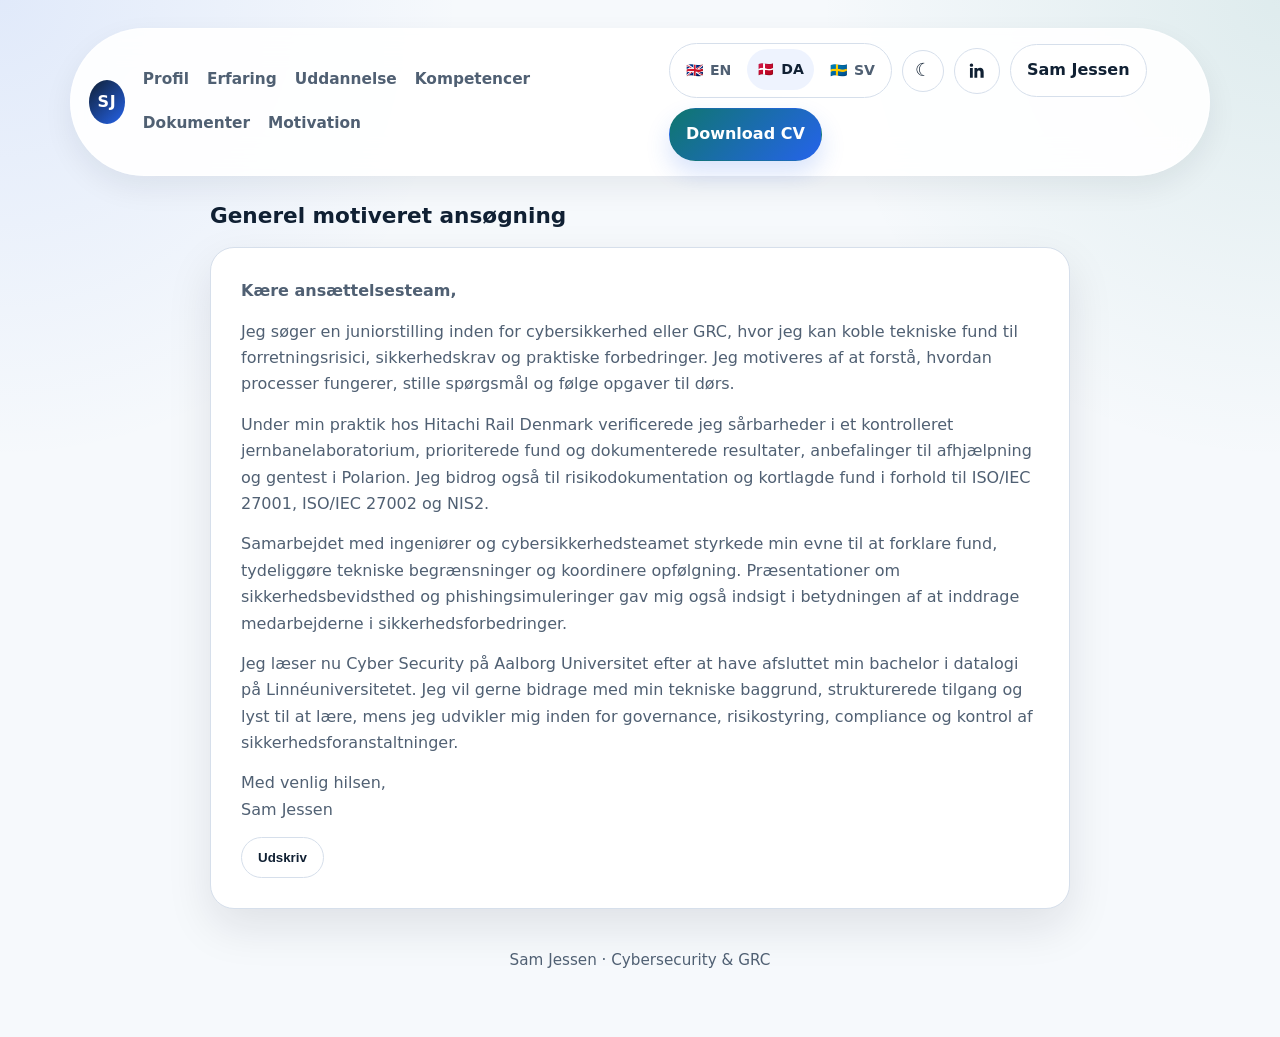
<file: da/motivation-letter.html>
<!DOCTYPE html>
<html lang="da">
<head>
  <meta charset="UTF-8" />
  <meta name="viewport" content="width=device-width, initial-scale=1.0" />
  <meta name="description" content="Sam Jessen — kandidatstuderende i cybersikkerhed med erfaring fra Hitachi Rail inden for sårbarhedsvurdering, risici, compliance og opfølgning på afhjælpning." />
  <title>Generel motiveret ansøgning | Sam Jessen</title>
  <link rel="icon" href="../assets/favicon.svg" type="image/svg+xml" />
  <link rel="stylesheet" href="../src/css/main.css?v=20261126-grc" />
  <link rel="alternate" hreflang="en" href="../motivation-letter.html" />
  <link rel="alternate" hreflang="da" href="./motivation-letter.html" />
  <link rel="alternate" hreflang="sv" href="../sv/motivation-letter.html" />
  <link rel="alternate" hreflang="x-default" href="../motivation-letter.html" />
</head>
<body data-letter-href="">
  <div class="site-shell">
    <header class="topbar">
      <a class="brand" href="./index.html">SJ</a>
      <nav class="nav" aria-label="Primary navigation">
        <a href="./index.html#about">Profil</a>
        <a href="./index.html#experience">Erfaring</a>
        <a href="./index.html#education">Uddannelse</a>
        <a href="./index.html#skills">Kompetencer</a>
        <a href="./index.html#documents">Dokumenter</a>
        <a href="./index.html#motivation">Motivation</a>
      </nav>

      <div class="topbar-actions">
        <div class="lang-switcher" aria-label="Language switcher">
          <a class="lang-link" data-lang="en" href="../motivation-letter.html"><span aria-hidden="true">🇬🇧</span><span>EN</span></a>
          <a class="lang-link is-active" data-lang="da" href="./motivation-letter.html"><span aria-hidden="true">🇩🇰</span><span>DA</span></a>
          <a class="lang-link" data-lang="sv" href="../sv/motivation-letter.html"><span aria-hidden="true">🇸🇪</span><span>SV</span></a>
        </div>
        <button class="theme-toggle" type="button" aria-label="Tema">☾</button>
        <a
          class="linkedin-link"
          href="https://www.linkedin.com/in/samjessen-a-938572b4/"
          target="_blank"
          rel="noopener noreferrer"
          aria-label="LinkedIn profile"
          title="LinkedIn"
        >
          <svg viewBox="0 0 24 24" aria-hidden="true">
            <path d="M6.94 8.5H3.56V20h3.38V8.5zM5.25 3A2.01 2.01 0 0 0 3.24 5.01 2 2 0 0 0 5.22 7a2.01 2.01 0 1 0 .03-4zM20 13.08c0-3.47-1.85-5.08-4.32-5.08-1.99 0-2.88 1.09-3.38 1.86V8.5H8.94c.04.9 0 11.5 0 11.5h3.36v-6.42c0-.34.02-.68.12-.92.27-.68.88-1.38 1.9-1.38 1.34 0 1.88 1.02 1.88 2.52V20H20v-6.92z"/>
          </svg>
        </a>
        <a class="btn btn-secondary" href="./index.html">Sam Jessen</a>
        <a class="btn btn-primary" href="../assets/sam-jessen-cv.pdf?v=20261126-grc" download>Download CV</a>
      </div>
    </header>

    <main id="app" data-page="letter"></main>

    <footer class="footer">
      <p>Sam Jessen · Cybersecurity &amp; GRC</p>
    </footer>
  </div>

  <script type="module" src="../src/js/app.js?v=20261126-grc"></script>
  <!-- Cloudflare Web Analytics -->
  <script defer src="https://static.cloudflareinsights.com/beacon.min.js" data-cf-beacon='{"token": "83ba0d1129184ee4b13054f40157b5ac"}'></script>
</body>
</html>
</file>
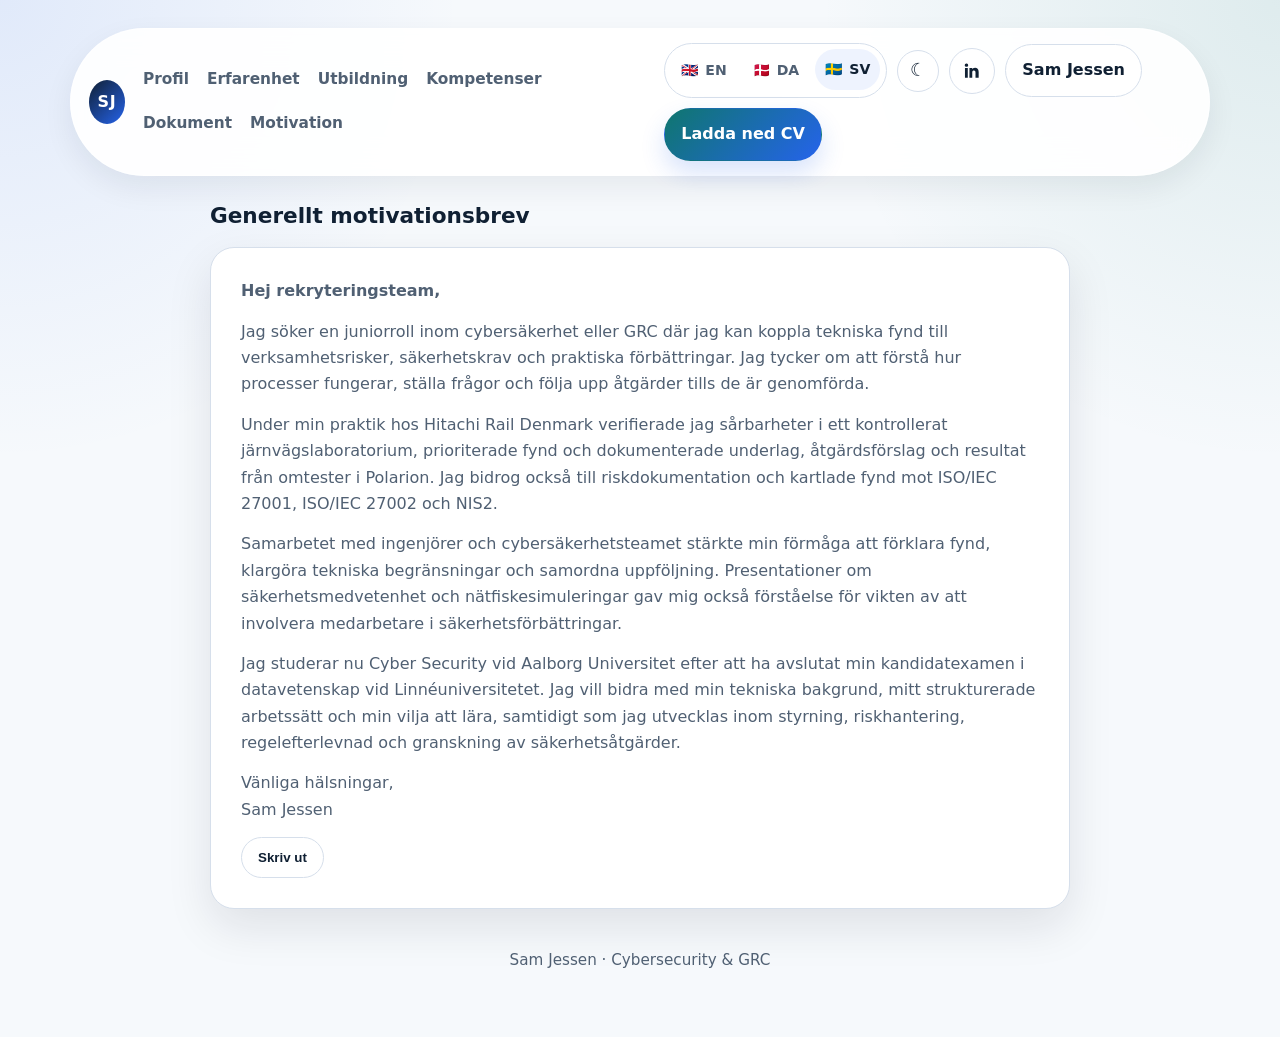
<file: sv/motivation-letter.html>
<!DOCTYPE html>
<html lang="sv">
<head>
  <meta charset="UTF-8" />
  <meta name="viewport" content="width=device-width, initial-scale=1.0" />
  <meta name="description" content="Sam Jessen — masterstudent i cybersäkerhet med erfarenhet från Hitachi Rail inom sårbarhetsbedömning, risker, regelefterlevnad och åtgärdsuppföljning." />
  <title>Generellt motivationsbrev | Sam Jessen</title>
  <link rel="icon" href="../assets/favicon.svg" type="image/svg+xml" />
  <link rel="stylesheet" href="../src/css/main.css?v=20261126-grc" />
  <link rel="alternate" hreflang="en" href="../motivation-letter.html" />
  <link rel="alternate" hreflang="da" href="../da/motivation-letter.html" />
  <link rel="alternate" hreflang="sv" href="./motivation-letter.html" />
  <link rel="alternate" hreflang="x-default" href="../motivation-letter.html" />
</head>
<body data-letter-href="">
  <div class="site-shell">
    <header class="topbar">
      <a class="brand" href="./index.html">SJ</a>
      <nav class="nav" aria-label="Primary navigation">
        <a href="./index.html#about">Profil</a>
        <a href="./index.html#experience">Erfarenhet</a>
        <a href="./index.html#education">Utbildning</a>
        <a href="./index.html#skills">Kompetenser</a>
        <a href="./index.html#documents">Dokument</a>
        <a href="./index.html#motivation">Motivation</a>
      </nav>

      <div class="topbar-actions">
        <div class="lang-switcher" aria-label="Language switcher">
          <a class="lang-link" data-lang="en" href="../motivation-letter.html"><span aria-hidden="true">🇬🇧</span><span>EN</span></a>
          <a class="lang-link" data-lang="da" href="../da/motivation-letter.html"><span aria-hidden="true">🇩🇰</span><span>DA</span></a>
          <a class="lang-link is-active" data-lang="sv" href="./motivation-letter.html"><span aria-hidden="true">🇸🇪</span><span>SV</span></a>
        </div>
        <button class="theme-toggle" type="button" aria-label="Tema">☾</button>
        <a
          class="linkedin-link"
          href="https://www.linkedin.com/in/samjessen-a-938572b4/"
          target="_blank"
          rel="noopener noreferrer"
          aria-label="LinkedIn profile"
          title="LinkedIn"
        >
          <svg viewBox="0 0 24 24" aria-hidden="true">
            <path d="M6.94 8.5H3.56V20h3.38V8.5zM5.25 3A2.01 2.01 0 0 0 3.24 5.01 2 2 0 0 0 5.22 7a2.01 2.01 0 1 0 .03-4zM20 13.08c0-3.47-1.85-5.08-4.32-5.08-1.99 0-2.88 1.09-3.38 1.86V8.5H8.94c.04.9 0 11.5 0 11.5h3.36v-6.42c0-.34.02-.68.12-.92.27-.68.88-1.38 1.9-1.38 1.34 0 1.88 1.02 1.88 2.52V20H20v-6.92z"/>
          </svg>
        </a>
        <a class="btn btn-secondary" href="./index.html">Sam Jessen</a>
        <a class="btn btn-primary" href="../assets/sam-jessen-cv.pdf?v=20261126-grc" download>Ladda ned CV</a>
      </div>
    </header>

    <main id="app" data-page="letter"></main>

    <footer class="footer">
      <p>Sam Jessen · Cybersecurity &amp; GRC</p>
    </footer>
  </div>

  <script type="module" src="../src/js/app.js?v=20261126-grc"></script>
  <!-- Cloudflare Web Analytics -->
  <script defer src="https://static.cloudflareinsights.com/beacon.min.js" data-cf-beacon='{"token": "83ba0d1129184ee4b13054f40157b5ac"}'></script>
</body>
</html>
</file>
<file: src/css/main.css>
:root {
  --bg: #f6f9fc;
  --surface: rgba(255,255,255,0.92);
  --surface-solid: #ffffff;
  --surface-alt: #eef4ff;
  --ink: #102033;
  --muted: #506073;
  --line: #d6dfeb;
  --primary: #0f766e;
  --primary-dark: #0f5b56;
  --accent: #2563eb;
  --accent-soft: rgba(37, 99, 235, 0.08);
  --shadow: 0 18px 45px rgba(15, 23, 42, 0.10);
  --radius-lg: 24px;
  --radius-md: 16px;
  --radius-sm: 12px;
  --max-width: 1180px;
}

html[data-theme="dark"] {
  --bg: #07111f;
  --surface: rgba(12, 22, 37, 0.92);
  --surface-solid: #0d1a2b;
  --surface-alt: #102641;
  --ink: #e8f0fb;
  --muted: #9cb0c8;
  --line: rgba(255,255,255,0.08);
  --accent-soft: rgba(37, 99, 235, 0.16);
  --shadow: 0 18px 45px rgba(0, 0, 0, 0.28);
}

* { box-sizing: border-box; }
html { scroll-behavior: smooth; }
body {
  margin: 0;
  font-family: Inter, ui-sans-serif, system-ui, -apple-system, BlinkMacSystemFont, "Segoe UI", sans-serif;
  color: var(--ink);
  background:
    radial-gradient(circle at top left, rgba(37, 99, 235, 0.10), transparent 28%),
    radial-gradient(circle at top right, rgba(15, 118, 110, 0.10), transparent 28%),
    var(--bg);
  line-height: 1.65;
}
img { max-width: 100%; }
a { color: inherit; text-underline-offset: 0.12em; }

.site-shell {
  max-width: var(--max-width);
  margin: 0 auto;
  padding: 28px 20px 48px;
}

.topbar {
  position: sticky;
  top: 14px;
  z-index: 20;
  display: flex;
  align-items: center;
  justify-content: space-between;
  gap: 18px;
  padding: 14px 18px;
  margin-bottom: 22px;
  border: 1px solid rgba(255,255,255,0.55);
  border-radius: 999px;
  background: var(--surface);
  backdrop-filter: blur(16px);
  box-shadow: 0 12px 30px rgba(15, 23, 42, 0.07);
}

.brand {
  display: inline-flex;
  align-items: center;
  justify-content: center;
  width: 44px;
  height: 44px;
  border-radius: 50%;
  background: linear-gradient(135deg, var(--ink), var(--accent));
  color: white;
  text-decoration: none;
  font-weight: 800;
  letter-spacing: 0.04em;
}

.nav {
  display: flex;
  align-items: center;
  gap: 18px;
  flex-wrap: wrap;
}
.nav a {
  text-decoration: none;
  color: var(--muted);
  font-weight: 700;
  font-size: 0.96rem;
}

.topbar-actions {
  display: flex;
  align-items: center;
  gap: 10px;
  flex-wrap: wrap;
}

.lang-switcher {
  display: inline-flex;
  align-items: center;
  gap: 6px;
  padding: 6px;
  border-radius: 999px;
  background: var(--surface-solid);
  border: 1px solid var(--line);
}

.lang-link {
  display: inline-flex;
  align-items: center;
  gap: 6px;
  padding: 9px 10px;
  border-radius: 999px;
  text-decoration: none;
  font-weight: 700;
  font-size: 0.88rem;
  color: var(--muted);
  transition: background 0.2s ease, color 0.2s ease, transform 0.2s ease;
}

.lang-link:hover,
.lang-link.is-active {
  background: var(--accent-soft);
  color: var(--ink);
  transform: translateY(-1px);
}

.theme-toggle {
  display: inline-flex;
  align-items: center;
  justify-content: center;
  width: 42px;
  height: 42px;
  border: 1px solid var(--line);
  border-radius: 999px;
  background: var(--surface-solid);
  color: var(--ink);
  cursor: pointer;
  font-size: 1.1rem;
}

.linkedin-link {
  display: inline-flex;
  align-items: center;
  justify-content: center;
  width: 46px;
  height: 46px;
  border-radius: 999px;
  border: 1px solid var(--line);
  background: var(--surface-solid);
  color: var(--ink);
  text-decoration: none;
  transition: transform 0.18s ease, box-shadow 0.18s ease, background 0.18s ease;
}

.linkedin-link:hover {
  transform: translateY(-1px);
  box-shadow: 0 10px 20px rgba(15, 23, 42, 0.12);
}

.linkedin-link svg {
  width: 20px;
  height: 20px;
  fill: currentColor;
}

.btn {
  display: inline-flex;
  align-items: center;
  justify-content: center;
  padding: 12px 16px;
  border-radius: 999px;
  text-decoration: none;
  font-weight: 800;
  border: 1px solid transparent;
  background: transparent;
  color: inherit;
  transition: transform 0.18s ease, box-shadow 0.18s ease, background 0.18s ease;
  cursor: pointer;
}

.btn:hover { transform: translateY(-1px); }

.btn-primary {
  background: linear-gradient(135deg, var(--primary), var(--accent));
  color: white;
  box-shadow: 0 12px 24px rgba(37, 99, 235, 0.18);
}

.btn-secondary {
  background: var(--surface-solid);
  color: var(--ink);
  border-color: var(--line);
}

.hero {
  display: grid;
  grid-template-columns: 1.5fr 0.9fr;
  gap: 26px;
  padding: 36px;
  border-radius: 32px;
  background: linear-gradient(180deg, rgba(255,255,255,0.96), rgba(255,255,255,0.88));
  box-shadow: var(--shadow);
  border: 1px solid rgba(255,255,255,0.52);
}
html[data-theme="dark"] .hero {
  background: linear-gradient(180deg, rgba(11, 20, 34, 0.97), rgba(13, 24, 40, 0.92));
  border-color: var(--line);
}

.hero-copy h1,
.letter-page h1 {
  margin: 8px 0 6px;
  font-size: clamp(2.4rem, 4vw, 4rem);
  line-height: 1.05;
}

.hero-title {
  margin: 0 0 12px;
  font-size: 1.16rem;
  font-weight: 800;
  color: var(--accent);
}

.profile-heading {
  margin: 16px 0 8px;
  font-size: 1.1rem;
  line-height: 1.3;
}

.hero-summary,
.info-card p,
.letter-card p,
.contact-card p {
  margin: 0 0 14px;
  color: var(--muted);
}

.eyebrow {
  display: inline-flex;
  align-items: center;
  gap: 8px;
  padding: 7px 11px;
  border-radius: 999px;
  background: var(--accent-soft);
  color: var(--accent);
  font-weight: 800;
  font-size: 0.8rem;
  text-transform: uppercase;
  letter-spacing: 0.08em;
}

.availability-badge {
  display: inline-flex;
  padding: 12px 16px;
  margin: 8px 0 18px;
  border-radius: var(--radius-sm);
  background: rgba(15, 118, 110, 0.10);
  color: var(--primary-dark);
  font-weight: 800;
}
html[data-theme="dark"] .availability-badge {
  background: rgba(15, 118, 110, 0.18);
  color: #b9f5e7;
}

.hero-actions, .letter-actions {
  display: flex;
  gap: 12px;
  flex-wrap: wrap;
}

.hero-panel {
  display: grid;
  gap: 18px;
}

.avatar {
  display: grid;
  place-items: center;
  min-height: 140px;
  border-radius: 28px;
  background: linear-gradient(160deg, #0f172a, #1d4ed8);
  color: white;
  font-size: 3rem;
  font-weight: 800;
  letter-spacing: 0.08em;
}

.contact-card,
.info-card,
.timeline-card,
.mini-card,
.letter-card,
.not-found {
  background: var(--surface-solid);
  border: 1px solid var(--line);
  border-radius: var(--radius-lg);
  box-shadow: var(--shadow);
}
.contact-card, .info-card, .mini-card, .letter-card, .not-found { padding: 22px; }

.section-heading h2, .contact-card h2 {
  margin: 0 0 12px;
  font-size: 1.35rem;
}

.content-section { margin-top: 26px; }
.section-heading { margin-bottom: 14px; }

.strength-list,
.timeline-card ul {
  padding-left: 20px;
  margin: 0;
}
.strength-list li,
.timeline-card li { margin-bottom: 8px; }

.timeline {
  display: grid;
  gap: 18px;
}
.timeline-card {
  display: grid;
  grid-template-columns: 210px 1fr;
  gap: 18px;
  padding: 24px;
}
.timeline-meta {
  display: flex;
  flex-direction: column;
  gap: 8px;
  font-weight: 700;
  color: var(--ink);
}
.timeline-period { color: var(--accent); }
.timeline-location,
.muted,
.timeline-company { color: var(--muted); }
.timeline-card h3,
.info-card h3,
.mini-card h3 { margin: 0 0 6px; }
.timeline-highlight {
  margin: 0 0 10px;
  color: var(--primary-dark);
  font-weight: 800;
}
html[data-theme="dark"] .timeline-highlight { color: #9bd6cf; }

.split-grid {
  display: grid;
  grid-template-columns: 1fr 0.92fr;
  gap: 22px;
}
.align-start { align-items: start; }
.card-grid, .mini-grid { display: grid; gap: 16px; }
.mini-grid { grid-template-columns: repeat(auto-fit, minmax(220px, 1fr)); }

.info-topline {
  display: flex;
  justify-content: space-between;
  gap: 14px;
  margin-bottom: 10px;
  color: var(--accent);
  font-weight: 700;
}
.strong { font-weight: 700; }

.tag-list,
.languages-grid,
.certifications-grid {
  display: flex;
  gap: 10px;
  flex-wrap: wrap;
}

.tag,
.language-chip {
  display: inline-flex;
  align-items: center;
  gap: 8px;
  padding: 10px 12px;
  border-radius: 999px;
  background: var(--surface-alt);
  color: var(--ink);
  border: 1px solid rgba(37, 99, 235, 0.12);
  font-size: 0.94rem;
}
html[data-theme="dark"] .tag,
html[data-theme="dark"] .language-chip {
  background: #112540;
  border-color: rgba(96, 165, 250, 0.16);
}

.letter-page {
  max-width: 860px;
  margin: 0 auto;
}
.letter-card { padding: 30px; }
.letter-signoff { margin-top: 28px; white-space: pre-line; }

.footer {
  padding: 24px 12px 0;
  text-align: center;
  color: var(--muted);
  font-size: 0.95rem;
}

.copy-tip {
  position: fixed;
  left: 50%;
  bottom: 20px;
  transform: translateX(-50%);
  background: rgba(15, 23, 42, 0.95);
  color: #fff;
  padding: 10px 14px;
  border-radius: 999px;
  font-size: 0.9rem;
  box-shadow: 0 10px 25px rgba(0,0,0,0.25);
}

@media (max-width: 1080px) {
  .topbar {
    border-radius: 28px;
    align-items: flex-start;
    flex-direction: column;
  }
}

@media (max-width: 980px) {
  .hero,
  .split-grid,
  .timeline-card {
    grid-template-columns: 1fr;
  }
  .site-shell { padding-inline: 14px; }
}

@media (max-width: 720px) {
  .hero { padding: 24px; }
  .nav,
  .topbar-actions,
  .hero-actions,
  .letter-actions,
  .lang-switcher {
    width: 100%;
  }
  .nav a,
  .topbar-actions .btn,
  .hero-actions .btn,
  .letter-actions .btn,
  .lang-link,
  .theme-toggle,
  .linkedin-link {
    flex: 1 1 auto;
    justify-content: center;
  }
  .lang-switcher {
    justify-content: stretch;
  }
}

@media print {
  .topbar,
  .footer,
  .hero-actions,
  .letter-actions,
  .theme-toggle,
  .lang-switcher,
  .linkedin-link {
    display: none !important;
  }
  body { background: white; }
  .site-shell { max-width: none; padding: 0; }
  .hero,
  .contact-card,
  .info-card,
  .timeline-card,
  .mini-card,
  .letter-card {
    box-shadow: none;
    border-color: #d1d5db;
  }
}

.section-intro {
  margin: 0 0 16px;
  color: var(--muted);
}

.documents-layout {
  align-items: stretch;
}

.document-collection-card,
.recommendation-card {
  height: 100%;
}

.document-section-head {
  display: flex;
  align-items: center;
  justify-content: space-between;
  gap: 10px;
  margin-bottom: 12px;
}

.document-section-head h3,
.document-card h4,
.recommendation-title {
  margin: 0;
}

.document-grid {
  display: grid;
  gap: 14px;
}

.document-card {
  padding: 18px;
  border: 1px solid var(--line);
  border-radius: var(--radius-md);
  background: var(--surface-solid);
}

.document-card-top {
  margin-bottom: 10px;
}

.document-badge,
.private-badge {
  display: inline-flex;
  align-items: center;
  padding: 6px 10px;
  border-radius: 999px;
  font-size: 0.78rem;
  font-weight: 800;
  letter-spacing: 0.02em;
}

.document-badge {
  margin-bottom: 10px;
  background: var(--accent-soft);
  color: var(--accent);
}

.private-badge {
  background: rgba(15, 118, 110, 0.12);
  color: var(--primary-dark);
}

html[data-theme="dark"] .private-badge {
  background: rgba(15, 118, 110, 0.24);
  color: #bef3e7;
}

.document-meta p,
.document-note {
  margin: 0 0 10px;
  color: var(--muted);
}

.document-actions {
  display: flex;
  gap: 10px;
  flex-wrap: wrap;
  margin-top: 14px;
}

.document-note {
  padding: 12px 14px;
  border-radius: var(--radius-sm);
  background: var(--accent-soft);
}


.access-flow-card {
  margin: 16px 0 12px;
  padding: 16px 18px;
  border: 1px solid var(--line);
  border-radius: var(--radius-md);
  background: var(--surface-alt);
}

.access-flow-title {
  margin: 0 0 10px;
  font-size: 1rem;
}

.access-flow-card ul {
  margin: 0;
  padding-left: 20px;
}

.access-flow-card li {
  margin-bottom: 8px;
}
</file>
